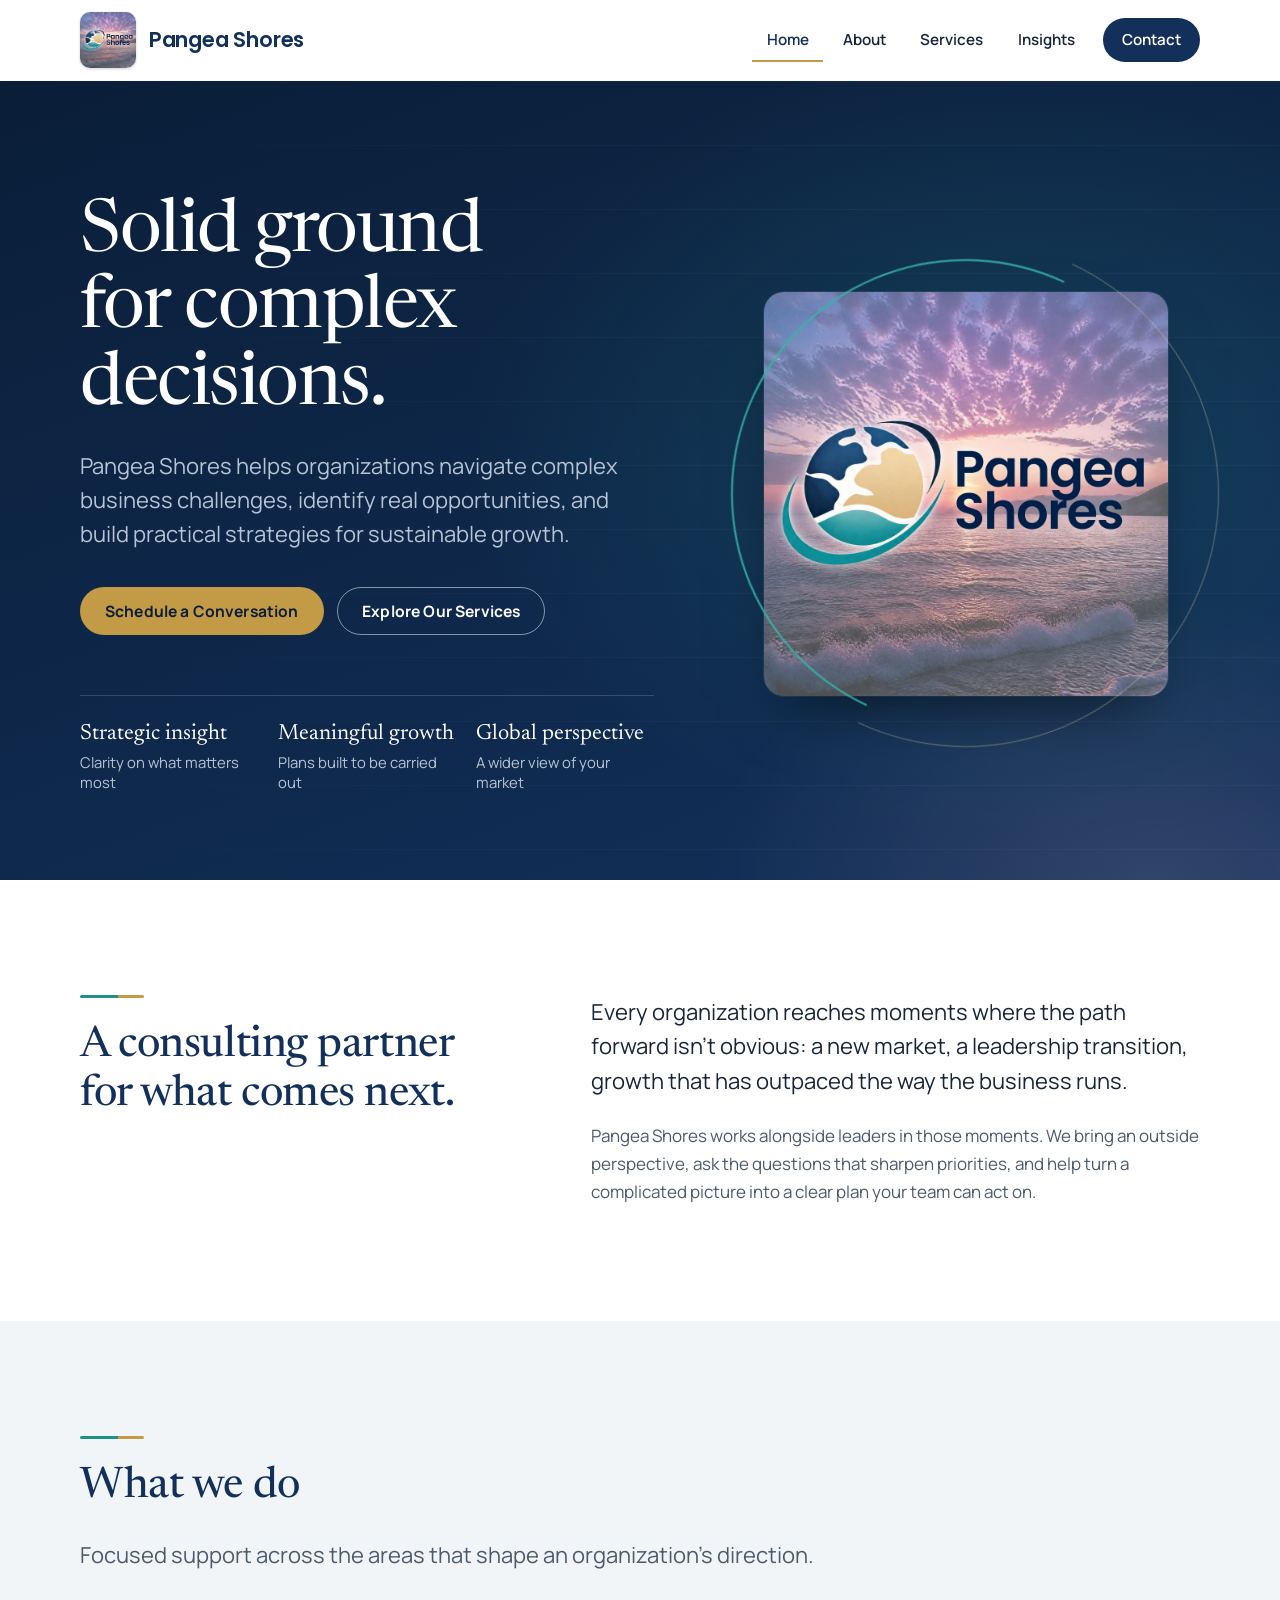
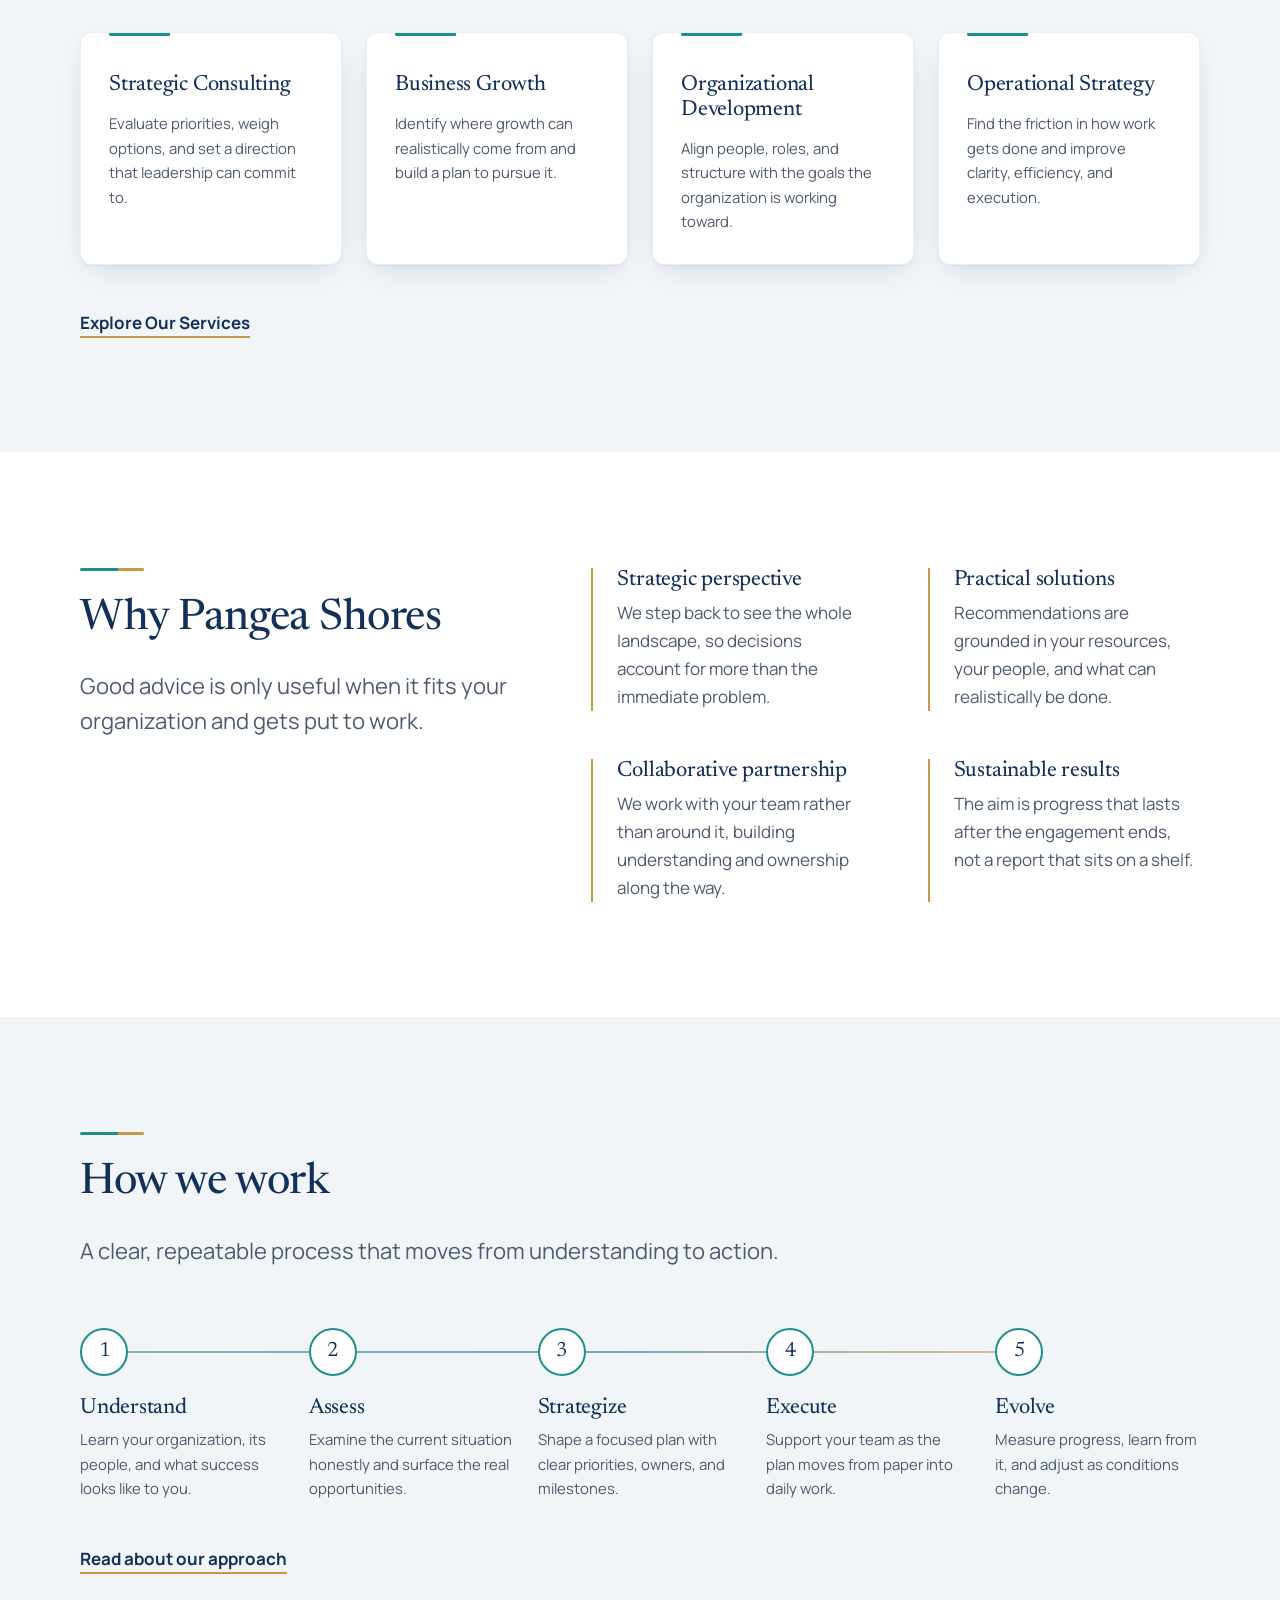
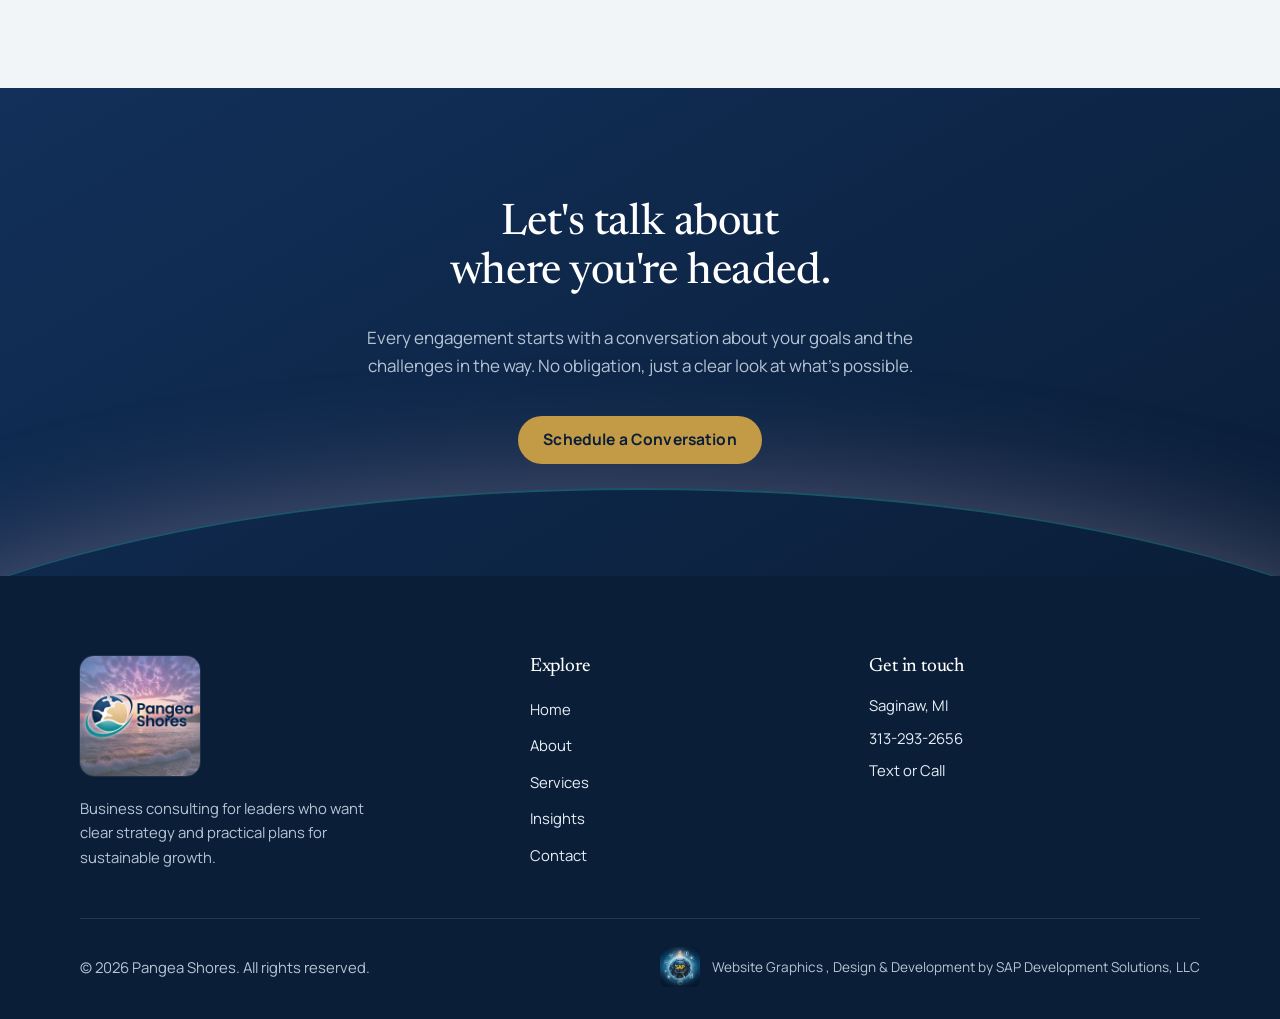
<file: index.html>
<!DOCTYPE html>
<html lang="en">
<head>
  <meta charset="utf-8">
  <meta name="viewport" content="width=device-width, initial-scale=1">
  <title>Pangea Shores | Business Consulting</title>
  <meta name="description" content="Pangea Shores helps organizations navigate complex business challenges, identify opportunities and build practical strategies for sustainable growth.">

  <!-- ================================================================
       DOMAIN: replace https://www.example.com/ with the real domain
       on every page (canonical, og:url, og:image, twitter:image).
       ================================================================ -->
  <link rel="canonical" href="https://junearness.github.io/Pangea-Shores/">

  <!-- Open Graph -->
  <meta property="og:type" content="website">
  <meta property="og:site_name" content="Pangea Shores">
  <meta property="og:title" content="Pangea Shores | Business Consulting">
  <meta property="og:description" content="Pangea Shores helps organizations navigate complex business challenges, identify opportunities and build practical strategies for sustainable growth.">
  <meta property="og:url" content="https://junearness.github.io/Pangea-Shores/">
  <meta property="og:image" content="https://junearness.github.io/Pangea-Shores/">
  <meta property="og:image:alt" content="Pangea Shores logo">

  <!-- Twitter / X -->
  <meta name="twitter:card" content="summary_large_image">
  <meta name="twitter:title" content="Pangea Shores | Business Consulting">
  <meta name="twitter:description" content="Pangea Shores helps organizations navigate complex business challenges, identify opportunities and build practical strategies for sustainable growth.">
  <meta name="twitter:image" content="https://junearness.github.io/Pangea-Shores/">

  <meta name="theme-color" content="#0a1e38">
  <link rel="icon" type="image/jpeg" href="pangea-shores-logo.jpg">

  <link rel="preconnect" href="https://fonts.googleapis.com">
  <link rel="preconnect" href="https://fonts.gstatic.com" crossorigin>
  <link href="https://fonts.googleapis.com/css2?family=Manrope:wght@400;500;600;700&family=Newsreader:opsz,wght@6..72,400;6..72,450;6..72,500&family=Poppins:wght@600&display=swap" rel="stylesheet">
  <link rel="stylesheet" href="style.css">
  <script>document.documentElement.classList.add("js");</script>
</head>
<body>
  <a class="skip-link" href="#main">Skip to main content</a>

  <header class="site-header">
    <div class="container header-inner">
      <a class="brand" href="index.html" aria-label="Pangea Shores, home">
        <img src="pangea-shores-logo.jpg" alt="" width="56" height="56">
        <span class="brand-name">Pangea Shores</span>
      </a>

      <button class="nav-toggle" type="button" aria-expanded="false" aria-controls="site-nav">
        <span class="sr-only">Open menu</span>
        <span class="bar" aria-hidden="true"></span>
        <span class="bar" aria-hidden="true"></span>
        <span class="bar" aria-hidden="true"></span>
      </button>

      <nav id="site-nav" class="site-nav" aria-label="Primary">
        <ul>
          <li><a href="index.html" aria-current="page">Home</a></li>
          <li><a href="about.html">About</a></li>
          <li><a href="services.html">Services</a></li>
          <li><a href="insights.html">Insights</a></li>
          <li><a href="contact.html" class="nav-cta">Contact</a></li>
        </ul>
      </nav>
    </div>
  </header>

  <main id="main">
    <section class="hero" aria-labelledby="hero-title">
      <div class="container hero-grid">
        <div class="hero-copy">
          <h1 id="hero-title">Solid ground for complex decisions.</h1>
          <p class="lead">Pangea Shores helps organizations navigate complex business challenges, identify real opportunities, and build practical strategies for sustainable growth.</p>
          <div class="btn-row">
            <a class="btn btn-primary" href="contact.html">Schedule a Conversation</a>
            <a class="btn btn-ghost" href="services.html">Explore Our Services</a>
          </div>
          <ul class="hero-pillars" aria-label="What we bring">
            <li>Strategic insight<span>Clarity on what matters most</span></li>
            <li>Meaningful growth<span>Plans built to be carried out</span></li>
            <li>Global perspective<span>A wider view of your market</span></li>
          </ul>
        </div>
        <div class="hero-visual">
          <figure class="logo-frame">
            <img src="pangea-shores-logo.jpg" alt="Pangea Shores logo: a globe of navy, sand and teal beside the company name, set against an ocean sunset" width="2000" height="2000">
          </figure>
        </div>
      </div>
    </section>

    <!-- EDIT: Introduction. Replace with the client's own description when available. -->
    <section class="section" aria-labelledby="intro-title">
      <div class="container split reveal">
        <div>
          <span class="shoreline" aria-hidden="true"></span>
          <h2 id="intro-title">A consulting partner for what comes next.</h2>
        </div>
        <div class="prose">
          <p>Every organization reaches moments where the path forward isn't obvious: a new market, a leadership transition, growth that has outpaced the way the business runs.</p>
          <p>Pangea Shores works alongside leaders in those moments. We bring an outside perspective, ask the questions that sharpen priorities, and help turn a complicated picture into a clear plan your team can act on.</p>
        </div>
      </div>
    </section>

    <!-- EDIT: Proposed capabilities. Adjust names and descriptions to match the actual service offering. -->
    <section class="section section-mist" aria-labelledby="do-title">
      <div class="container">
        <div class="section-head reveal">
          <span class="shoreline" aria-hidden="true"></span>
          <h2 id="do-title">What we do</h2>
          <p class="lead">Focused support across the areas that shape an organization's direction.</p>
        </div>
        <div class="capability-grid reveal">
          <article class="capability">
            <h3>Strategic Consulting</h3>
            <p>Evaluate priorities, weigh options, and set a direction that leadership can commit to.</p>
          </article>
          <article class="capability">
            <h3>Business Growth</h3>
            <p>Identify where growth can realistically come from and build a plan to pursue it.</p>
          </article>
          <article class="capability">
            <h3>Organizational Development</h3>
            <p>Align people, roles, and structure with the goals the organization is working toward.</p>
          </article>
          <article class="capability">
            <h3>Operational Strategy</h3>
            <p>Find the friction in how work gets done and improve clarity, efficiency, and execution.</p>
          </article>
        </div>
        <p class="section-foot reveal"><a class="text-link" href="services.html">Explore Our Services</a></p>
      </div>
    </section>

    <section class="section" aria-labelledby="why-title">
      <div class="container split">
        <div class="reveal">
          <span class="shoreline" aria-hidden="true"></span>
          <h2 id="why-title">Why Pangea Shores</h2>
          <p class="lead">Good advice is only useful when it fits your organization and gets put to work.</p>
        </div>
        <ul class="values reveal">
          <li>
            <h3>Strategic perspective</h3>
            <p>We step back to see the whole landscape, so decisions account for more than the immediate problem.</p>
          </li>
          <li>
            <h3>Practical solutions</h3>
            <p>Recommendations are grounded in your resources, your people, and what can realistically be done.</p>
          </li>
          <li>
            <h3>Collaborative partnership</h3>
            <p>We work with your team rather than around it, building understanding and ownership along the way.</p>
          </li>
          <li>
            <h3>Sustainable results</h3>
            <p>The aim is progress that lasts after the engagement ends, not a report that sits on a shelf.</p>
          </li>
        </ul>
      </div>
    </section>

    <section class="section section-mist" aria-labelledby="approach-title">
      <div class="container">
        <div class="section-head reveal">
          <span class="shoreline" aria-hidden="true"></span>
          <h2 id="approach-title">How we work</h2>
          <p class="lead">A clear, repeatable process that moves from understanding to action.</p>
        </div>
        <ol class="process reveal">
          <li>
            <span class="step-num" aria-hidden="true">1</span>
            <h3>Understand</h3>
            <p>Learn your organization, its people, and what success looks like to you.</p>
          </li>
          <li>
            <span class="step-num" aria-hidden="true">2</span>
            <h3>Assess</h3>
            <p>Examine the current situation honestly and surface the real opportunities.</p>
          </li>
          <li>
            <span class="step-num" aria-hidden="true">3</span>
            <h3>Strategize</h3>
            <p>Shape a focused plan with clear priorities, owners, and milestones.</p>
          </li>
          <li>
            <span class="step-num" aria-hidden="true">4</span>
            <h3>Execute</h3>
            <p>Support your team as the plan moves from paper into daily work.</p>
          </li>
          <li>
            <span class="step-num" aria-hidden="true">5</span>
            <h3>Evolve</h3>
            <p>Measure progress, learn from it, and adjust as conditions change.</p>
          </li>
        </ol>
        <p class="section-foot reveal"><a class="text-link" href="insights.html">Read about our approach</a></p>
      </div>
    </section>

    <section class="cta-band" aria-labelledby="cta-title">
      <div class="container reveal">
        <h2 id="cta-title">Let's talk about where you're headed.</h2>
        <p>Every engagement starts with a conversation about your goals and the challenges in the way. No obligation, just a clear look at what's possible.</p>
        <div class="btn-row">
          <a class="btn btn-primary" href="contact.html">Schedule a Conversation</a>
        </div>
      </div>
    </section>
  </main>

  <footer class="site-footer">
    <div class="container">
      <div class="footer-grid">
        <div class="footer-brand">
          <img src="pangea-shores-logo.jpg" alt="Pangea Shores logo" width="120" height="120" loading="lazy">
          <!-- EDIT: one-sentence company description -->
          <p>Business consulting for leaders who want clear strategy and practical plans for sustainable growth.</p>
        </div>

        <nav aria-label="Footer">
          <h2 class="footer-heading">Explore</h2>
          <ul class="footer-links">
            <li><a href="index.html">Home</a></li>
            <li><a href="about.html">About</a></li>
            <li><a href="services.html">Services</a></li>
            <li><a href="insights.html">Insights</a></li>
            <li><a href="contact.html">Contact</a></li>
          </ul>
        </nav>

        <div>
          <h2 class="footer-heading">Get in touch</h2>
          <!-- EDIT: replace the three placeholders below with real contact details.
               Example email link: <a href="mailto:name@domain.com">name@domain.com</a>
               Example phone link: <a href="tel:+15555555555">(555) 555-5555</a> -->
          <address class="footer-contact">
            <p>Saginaw, MI</p>
            <p>313-293-2656</p>
            <p>Text or Call</p>
          </address>
        </div>
      </div>

      <div class="footer-bottom">
        <p>&copy; <span data-year>2026</span> Pangea Shores. All rights reserved.</p>
        <p class="dev-credit">
          <img src="sap-development-solutions-logo.jpg" alt="SAP Development Solutions, LLC logo" width="40" height="40">
          <span>Website Graphics , Design &amp; Development by SAP Development Solutions, LLC</span>
        </p>
      </div>
    </div>
  </footer>

  <script src="script.js" defer></script>
</body>
</html>
</file>
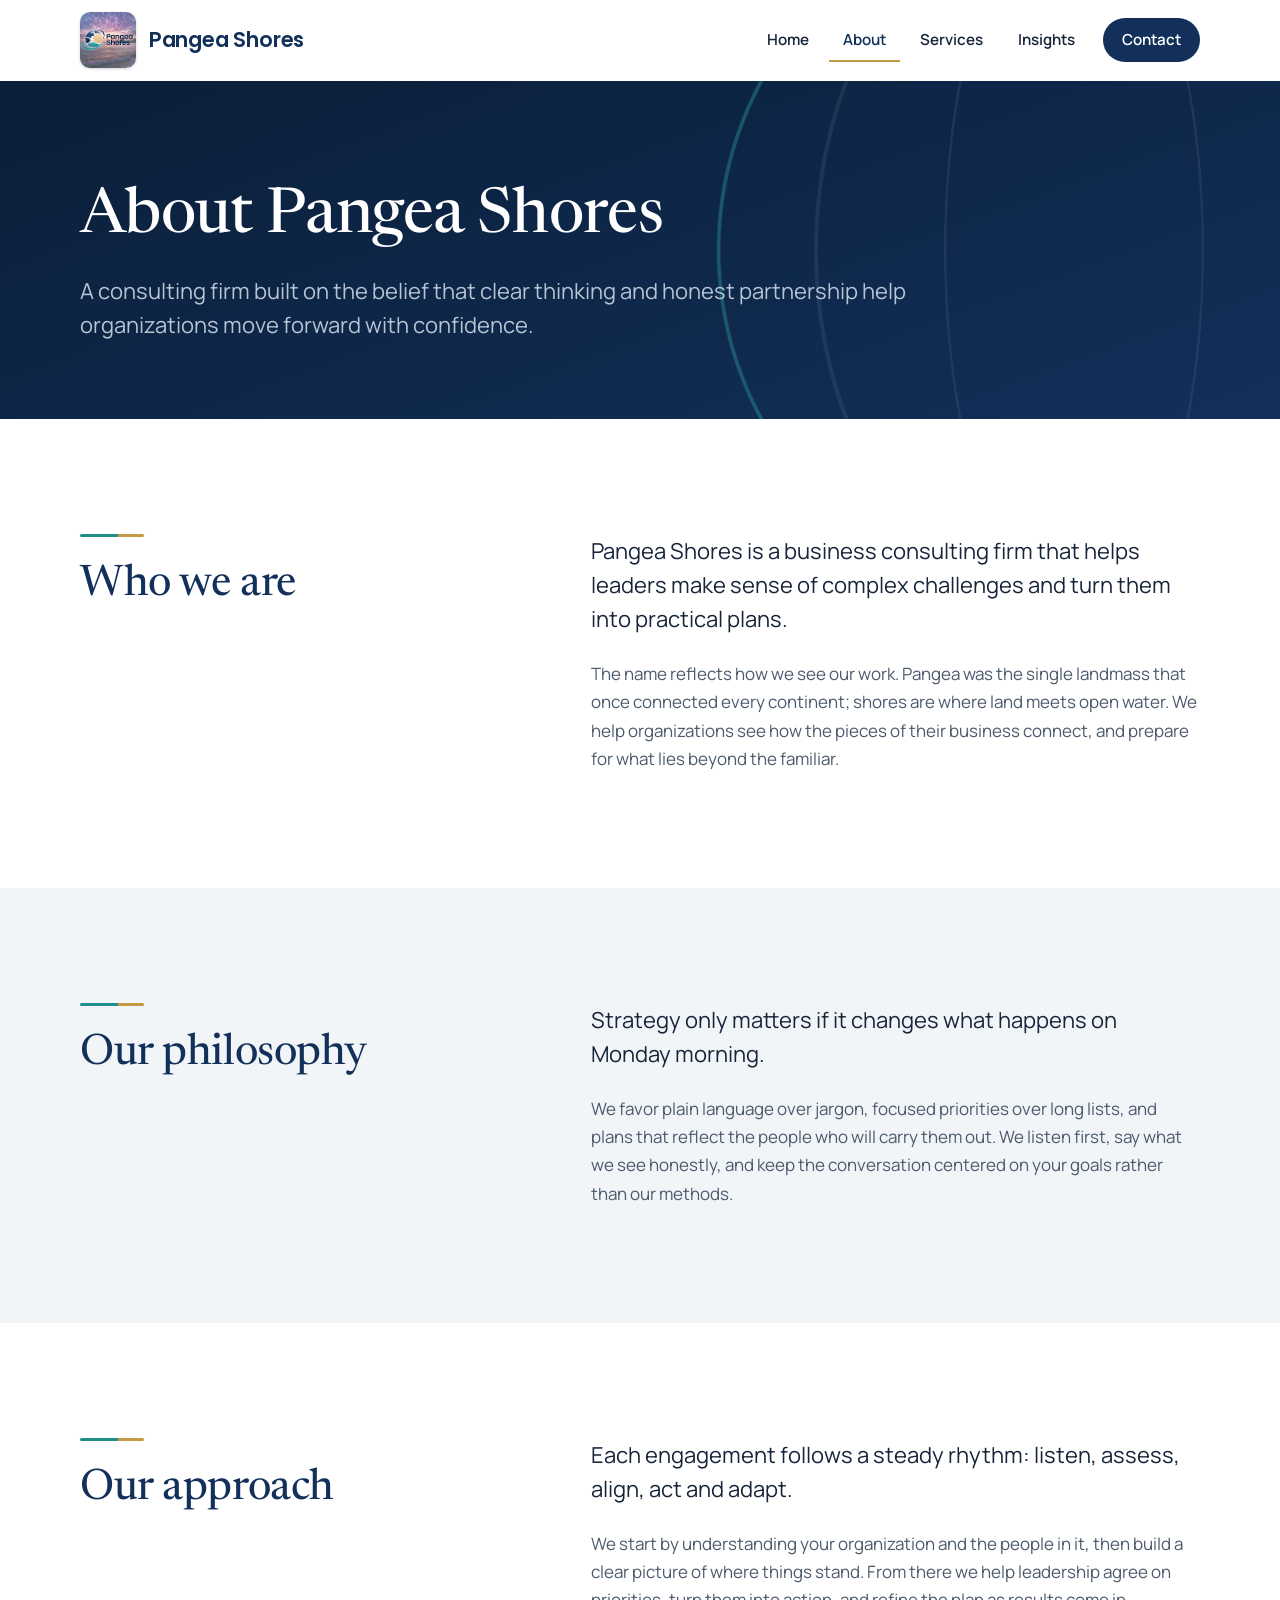
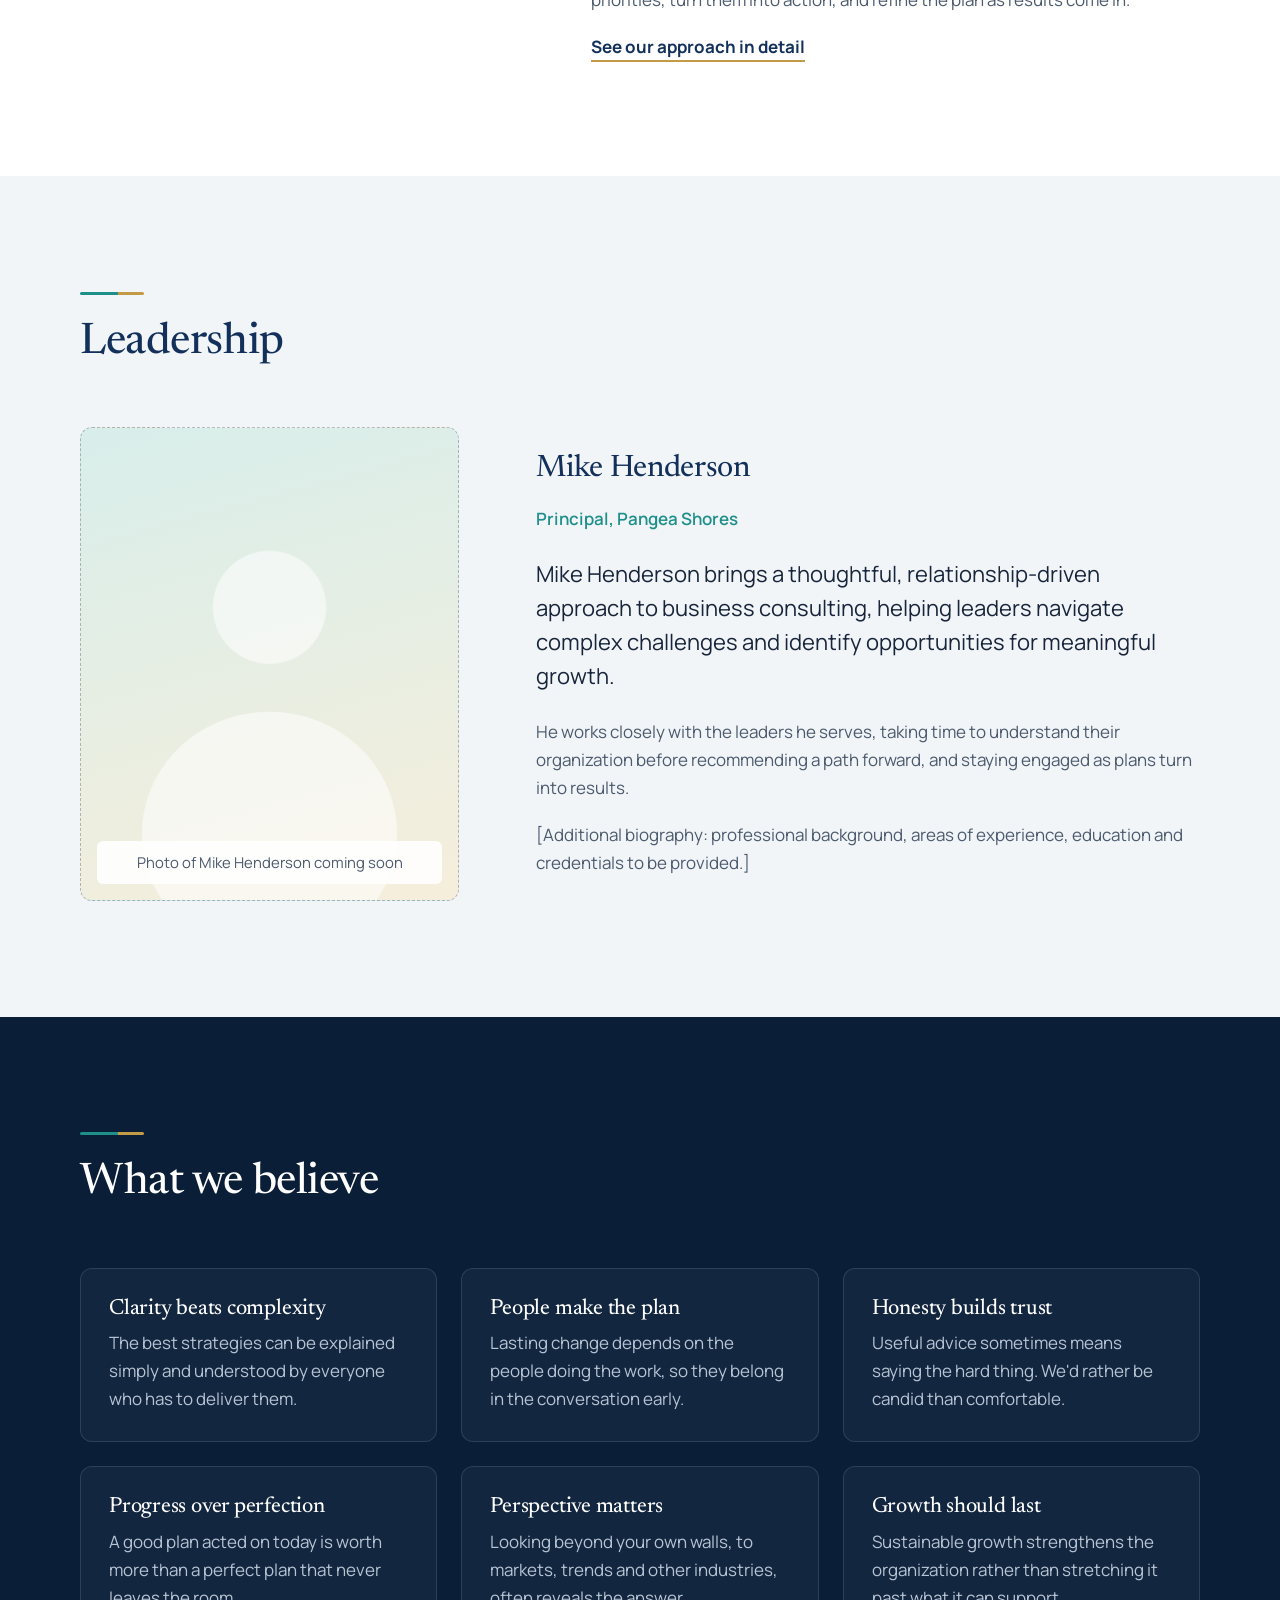
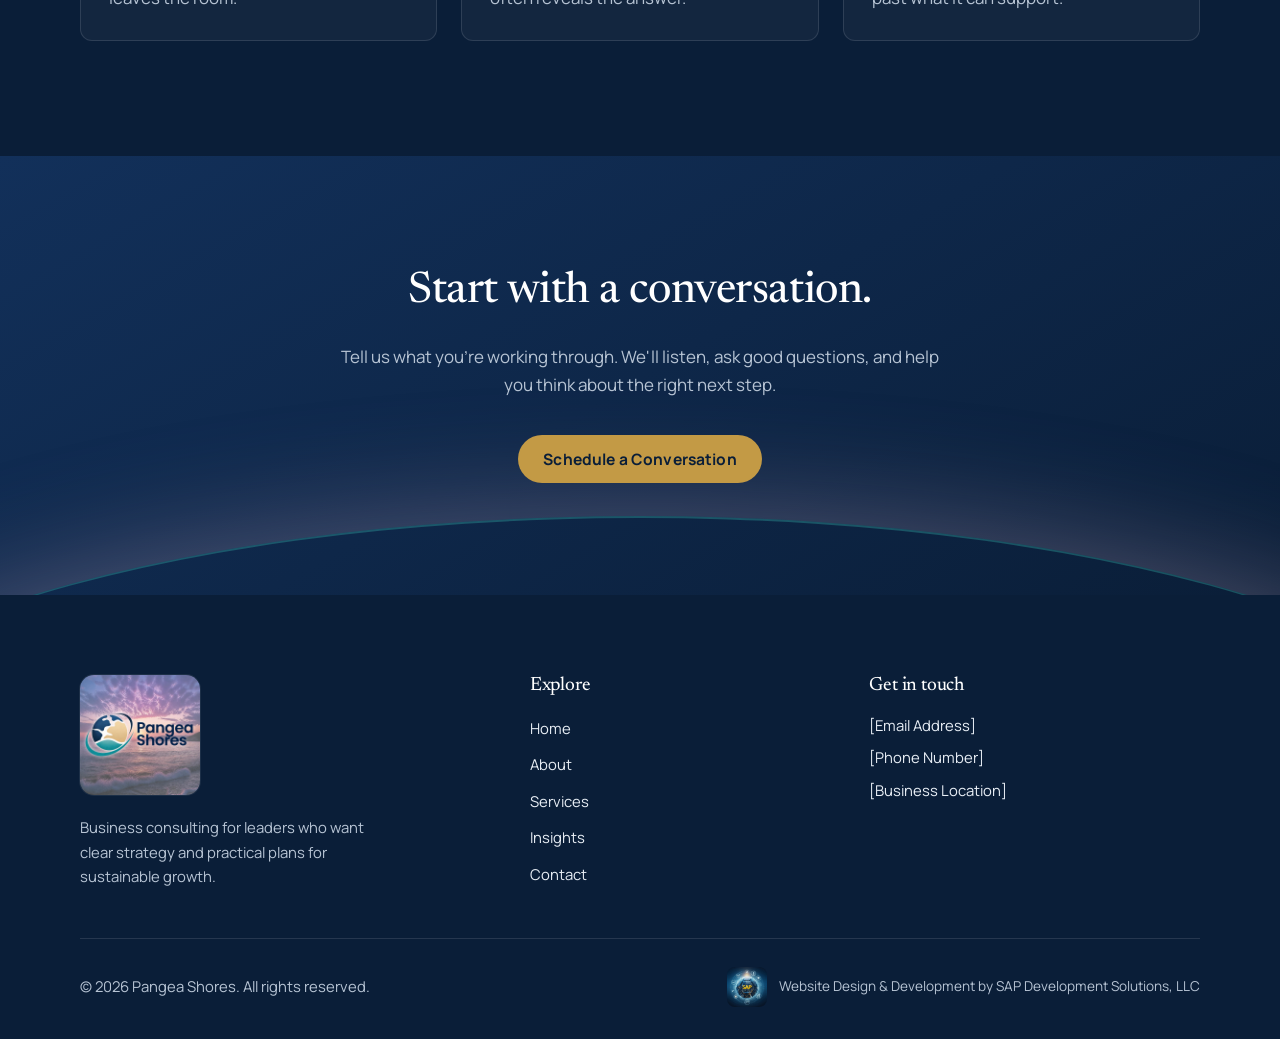
<file: about.html>
<!DOCTYPE html>
<html lang="en">
<head>
  <meta charset="utf-8">
  <meta name="viewport" content="width=device-width, initial-scale=1">
  <title>About | Pangea Shores | Business Consulting</title>
  <meta name="description" content="Learn about Pangea Shores, a business consulting firm led by Mike Henderson, and the philosophy and approach behind our work.">

  <!-- ================================================================
       DOMAIN: replace https://www.example.com/ with the real domain
       on every page (canonical, og:url, og:image, twitter:image).
       ================================================================ -->
  <link rel="canonical" href="https://www.example.com/about.html">

  <!-- Open Graph -->
  <meta property="og:type" content="website">
  <meta property="og:site_name" content="Pangea Shores">
  <meta property="og:title" content="About | Pangea Shores | Business Consulting">
  <meta property="og:description" content="Learn about Pangea Shores, a business consulting firm led by Mike Henderson, and the philosophy and approach behind our work.">
  <meta property="og:url" content="https://www.example.com/about.html">
  <meta property="og:image" content="https://www.example.com/pangea-shores-logo.jpg">
  <meta property="og:image:alt" content="Pangea Shores logo">

  <!-- Twitter / X -->
  <meta name="twitter:card" content="summary_large_image">
  <meta name="twitter:title" content="About | Pangea Shores | Business Consulting">
  <meta name="twitter:description" content="Learn about Pangea Shores, a business consulting firm led by Mike Henderson, and the philosophy and approach behind our work.">
  <meta name="twitter:image" content="https://www.example.com/pangea-shores-logo.jpg">

  <meta name="theme-color" content="#0a1e38">
  <link rel="icon" type="image/jpeg" href="pangea-shores-logo.jpg">

  <link rel="preconnect" href="https://fonts.googleapis.com">
  <link rel="preconnect" href="https://fonts.gstatic.com" crossorigin>
  <link href="https://fonts.googleapis.com/css2?family=Manrope:wght@400;500;600;700&family=Newsreader:opsz,wght@6..72,400;6..72,450;6..72,500&family=Poppins:wght@600&display=swap" rel="stylesheet">
  <link rel="stylesheet" href="style.css">
  <script>document.documentElement.classList.add("js");</script>
</head>
<body>
  <a class="skip-link" href="#main">Skip to main content</a>

  <header class="site-header">
    <div class="container header-inner">
      <a class="brand" href="index.html" aria-label="Pangea Shores, home">
        <img src="pangea-shores-logo.jpg" alt="" width="56" height="56">
        <span class="brand-name">Pangea Shores</span>
      </a>

      <button class="nav-toggle" type="button" aria-expanded="false" aria-controls="site-nav">
        <span class="sr-only">Open menu</span>
        <span class="bar" aria-hidden="true"></span>
        <span class="bar" aria-hidden="true"></span>
        <span class="bar" aria-hidden="true"></span>
      </button>

      <nav id="site-nav" class="site-nav" aria-label="Primary">
        <ul>
          <li><a href="index.html">Home</a></li>
          <li><a href="about.html" aria-current="page">About</a></li>
          <li><a href="services.html">Services</a></li>
          <li><a href="insights.html">Insights</a></li>
          <li><a href="contact.html" class="nav-cta">Contact</a></li>
        </ul>
      </nav>
    </div>
  </header>

  <main id="main">
    <section class="page-hero" aria-labelledby="page-title">
      <div class="container">
        <h1 id="page-title">About Pangea Shores</h1>
        <p class="lead">A consulting firm built on the belief that clear thinking and honest partnership help organizations move forward with confidence.</p>
      </div>
    </section>

    <!-- EDIT: Who We Are. Replace with verified company background when available. -->
    <section class="section" aria-labelledby="who-title">
      <div class="container split reveal">
        <div>
          <span class="shoreline" aria-hidden="true"></span>
          <h2 id="who-title">Who we are</h2>
        </div>
        <div class="prose">
          <p>Pangea Shores is a business consulting firm that helps leaders make sense of complex challenges and turn them into practical plans.</p>
          <p>The name reflects how we see our work. Pangea was the single landmass that once connected every continent; shores are where land meets open water. We help organizations see how the pieces of their business connect, and prepare for what lies beyond the familiar.</p>
        </div>
      </div>
    </section>

    <section class="section section-mist" aria-labelledby="philosophy-title">
      <div class="container split">
        <div class="reveal">
          <span class="shoreline" aria-hidden="true"></span>
          <h2 id="philosophy-title">Our philosophy</h2>
        </div>
        <div class="prose reveal">
          <p>Strategy only matters if it changes what happens on Monday morning.</p>
          <p>We favor plain language over jargon, focused priorities over long lists, and plans that reflect the people who will carry them out. We listen first, say what we see honestly, and keep the conversation centered on your goals rather than our methods.</p>
        </div>
      </div>
    </section>

    <section class="section" aria-labelledby="our-approach-title">
      <div class="container split reveal">
        <div>
          <span class="shoreline" aria-hidden="true"></span>
          <h2 id="our-approach-title">Our approach</h2>
        </div>
        <div class="prose">
          <p>Each engagement follows a steady rhythm: listen, assess, align, act and adapt.</p>
          <p>We start by understanding your organization and the people in it, then build a clear picture of where things stand. From there we help leadership agree on priorities, turn them into action, and refine the plan as results come in.</p>
          <p><a class="text-link" href="insights.html">See our approach in detail</a></p>
        </div>
      </div>
    </section>

    <!-- ==============================================================
         LEADERSHIP
         EDIT: Mike Henderson's photo and biography.
         - Photo: add mike-henderson.jpg (portrait, 4:5 ratio works best),
           then replace the <figure class="photo-placeholder"> block with:
           <figure class="photo-placeholder" style="border:0">
             <img src="mike-henderson.jpg" alt="Portrait of Mike Henderson" width="800" height="1000">
           </figure>
         - Bio: the paragraphs below are general placeholder copy. Replace them with
           verified background (experience, education, credentials) supplied by Mike.
         ============================================================== -->
    <section class="section section-mist" aria-labelledby="leadership-title">
      <div class="container">
        <div class="section-head reveal">
          <span class="shoreline" aria-hidden="true"></span>
          <h2 id="leadership-title">Leadership</h2>
        </div>
        <div class="leader reveal">
          <figure class="photo-placeholder">
            <figcaption>Photo of Mike Henderson coming soon</figcaption>
          </figure>
          <div>
            <h3>Mike Henderson</h3>
            <p class="leader-role">Principal, Pangea Shores</p>
            <div class="prose">
              <p>Mike Henderson brings a thoughtful, relationship-driven approach to business consulting, helping leaders navigate complex challenges and identify opportunities for meaningful growth.</p>
              <p>He works closely with the leaders he serves, taking time to understand their organization before recommending a path forward, and staying engaged as plans turn into results.</p>
              <p>[Additional biography: professional background, areas of experience, education and credentials to be provided.]</p>
            </div>
          </div>
        </div>
      </div>
    </section>

    <section class="section section-navy" aria-labelledby="believe-title">
      <div class="container">
        <div class="section-head reveal">
          <span class="shoreline" aria-hidden="true"></span>
          <h2 id="believe-title">What we believe</h2>
        </div>
        <ul class="beliefs reveal">
          <li>
            <h3>Clarity beats complexity</h3>
            <p>The best strategies can be explained simply and understood by everyone who has to deliver them.</p>
          </li>
          <li>
            <h3>People make the plan</h3>
            <p>Lasting change depends on the people doing the work, so they belong in the conversation early.</p>
          </li>
          <li>
            <h3>Honesty builds trust</h3>
            <p>Useful advice sometimes means saying the hard thing. We'd rather be candid than comfortable.</p>
          </li>
          <li>
            <h3>Progress over perfection</h3>
            <p>A good plan acted on today is worth more than a perfect plan that never leaves the room.</p>
          </li>
          <li>
            <h3>Perspective matters</h3>
            <p>Looking beyond your own walls, to markets, trends and other industries, often reveals the answer.</p>
          </li>
          <li>
            <h3>Growth should last</h3>
            <p>Sustainable growth strengthens the organization rather than stretching it past what it can support.</p>
          </li>
        </ul>
      </div>
    </section>

    <section class="cta-band" aria-labelledby="cta-title">
      <div class="container reveal">
        <h2 id="cta-title">Start with a conversation.</h2>
        <p>Tell us what you're working through. We'll listen, ask good questions, and help you think about the right next step.</p>
        <div class="btn-row">
          <a class="btn btn-primary" href="contact.html">Schedule a Conversation</a>
        </div>
      </div>
    </section>
  </main>

  <footer class="site-footer">
    <div class="container">
      <div class="footer-grid">
        <div class="footer-brand">
          <img src="pangea-shores-logo.jpg" alt="Pangea Shores logo" width="120" height="120" loading="lazy">
          <!-- EDIT: one-sentence company description -->
          <p>Business consulting for leaders who want clear strategy and practical plans for sustainable growth.</p>
        </div>

        <nav aria-label="Footer">
          <h2 class="footer-heading">Explore</h2>
          <ul class="footer-links">
            <li><a href="index.html">Home</a></li>
            <li><a href="about.html">About</a></li>
            <li><a href="services.html">Services</a></li>
            <li><a href="insights.html">Insights</a></li>
            <li><a href="contact.html">Contact</a></li>
          </ul>
        </nav>

        <div>
          <h2 class="footer-heading">Get in touch</h2>
          <!-- EDIT: replace the three placeholders below with real contact details.
               Example email link: <a href="mailto:name@domain.com">name@domain.com</a>
               Example phone link: <a href="tel:+15555555555">(555) 555-5555</a> -->
          <address class="footer-contact">
            <p>[Email Address]</p>
            <p>[Phone Number]</p>
            <p>[Business Location]</p>
          </address>
        </div>
      </div>

      <div class="footer-bottom">
        <p>&copy; <span data-year>2026</span> Pangea Shores. All rights reserved.</p>
        <p class="dev-credit">
          <img src="sap-development-solutions-logo.jpg" alt="SAP Development Solutions, LLC logo" width="40" height="40">
          <span>Website Design &amp; Development by SAP Development Solutions, LLC</span>
        </p>
      </div>
    </div>
  </footer>

  <script src="script.js" defer></script>
</body>
</html>
</file>
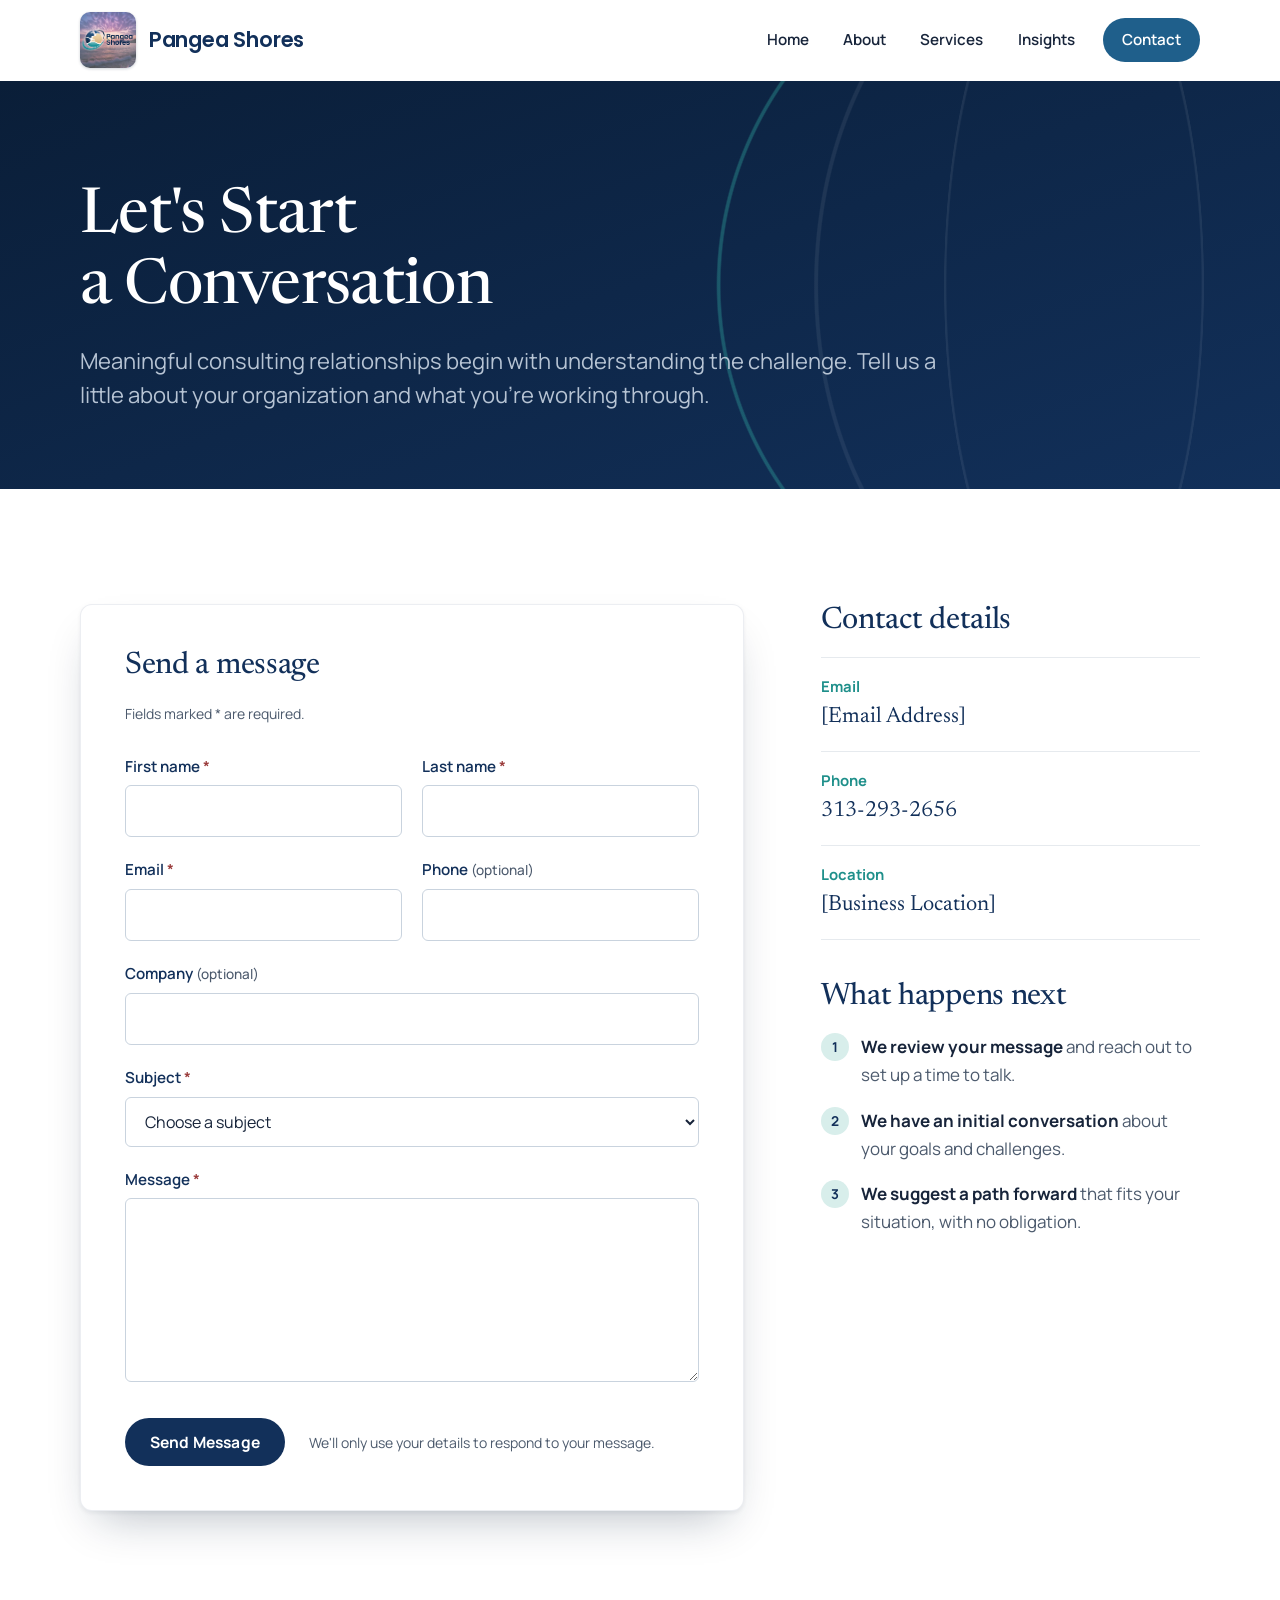
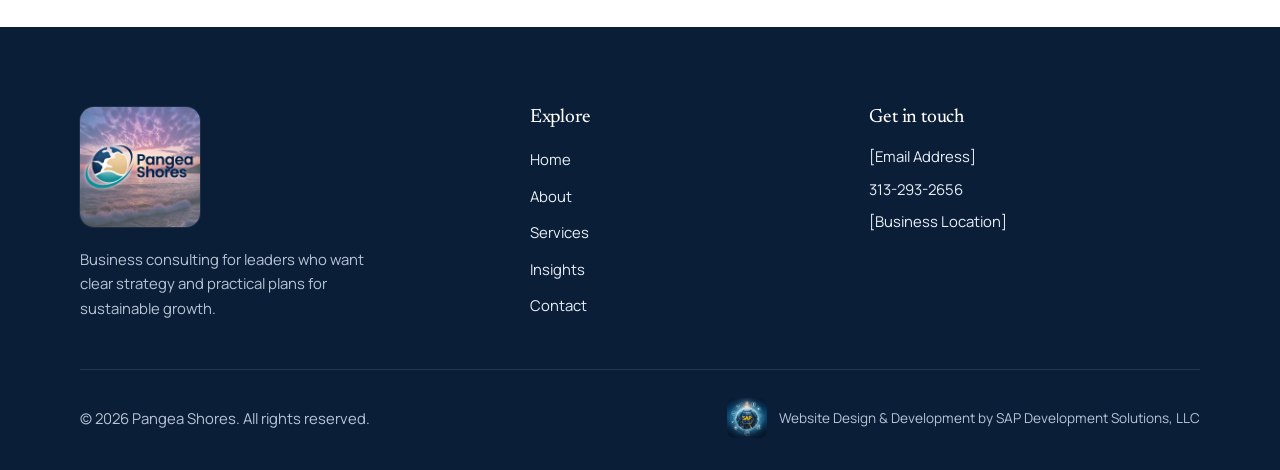
<file: contact.html>
<!DOCTYPE html>
<html lang="en">
<head>
  <meta charset="utf-8">
  <meta name="viewport" content="width=device-width, initial-scale=1">
  <title>Contact | Pangea Shores | Business Consulting</title>
  <meta name="description" content="Start a conversation with Pangea Shores about your organization's goals and challenges.">

  <!-- ================================================================
       DOMAIN: replace https://www.example.com/ with the real domain
       on every page (canonical, og:url, og:image, twitter:image).
       ================================================================ -->
  <link rel="canonical" href="https://www.example.com/contact.html">

  <!-- Open Graph -->
  <meta property="og:type" content="website">
  <meta property="og:site_name" content="Pangea Shores">
  <meta property="og:title" content="Contact | Pangea Shores | Business Consulting">
  <meta property="og:description" content="Start a conversation with Pangea Shores about your organization's goals and challenges.">
  <meta property="og:url" content="https://junearness.github.io/Pangea-Shores/">
  <meta property="og:image" content="https://junearness.github.io/Pangea-Shores/">
  <meta property="og:image:alt" content="Pangea Shores logo">

  <!-- Twitter / X -->
  <meta name="twitter:card" content="summary_large_image">
  <meta name="twitter:title" content="Contact | Pangea Shores | Business Consulting">
  <meta name="twitter:description" content="Start a conversation with Pangea Shores about your organization's goals and challenges.">
  <meta name="twitter:image" content="https://junearness.github.io/Pangea-Shores/">

  <meta name="theme-color" content="#0a1e38">
  <link rel="icon" type="image/jpeg" href="pangea-shores-logo.jpg">

  <link rel="preconnect" href="https://fonts.googleapis.com">
  <link rel="preconnect" href="https://fonts.gstatic.com" crossorigin>
  <link href="https://fonts.googleapis.com/css2?family=Manrope:wght@400;500;600;700&family=Newsreader:opsz,wght@6..72,400;6..72,450;6..72,500&family=Poppins:wght@600&display=swap" rel="stylesheet">
  <link rel="stylesheet" href="style.css">
  <script>document.documentElement.classList.add("js");</script>
</head>
<body>
  <a class="skip-link" href="#main">Skip to main content</a>

  <header class="site-header">
    <div class="container header-inner">
      <a class="brand" href="index.html" aria-label="Pangea Shores, home">
        <img src="pangea-shores-logo.jpg" alt="" width="56" height="56">
        <span class="brand-name">Pangea Shores</span>
      </a>

      <button class="nav-toggle" type="button" aria-expanded="false" aria-controls="site-nav">
        <span class="sr-only">Open menu</span>
        <span class="bar" aria-hidden="true"></span>
        <span class="bar" aria-hidden="true"></span>
        <span class="bar" aria-hidden="true"></span>
      </button>

      <nav id="site-nav" class="site-nav" aria-label="Primary">
        <ul>
          <li><a href="index.html">Home</a></li>
          <li><a href="about.html">About</a></li>
          <li><a href="services.html">Services</a></li>
          <li><a href="insights.html">Insights</a></li>
          <li><a href="contact.html" class="nav-cta" aria-current="page">Contact</a></li>
        </ul>
      </nav>
    </div>
  </header>

  <main id="main">
    <section class="page-hero" aria-labelledby="page-title">
      <div class="container">
        <h1 id="page-title">Let's Start a Conversation</h1>
        <p class="lead">Meaningful consulting relationships begin with understanding the challenge. Tell us a little about your organization and what you're working through.</p>
      </div>
    </section>

    <section class="section" aria-label="Contact form and details">
      <div class="container contact-grid">
        <div class="form-card">
          <h2>Send a message</h2>
          <p class="form-note" style="margin-bottom:1.75rem">Fields marked <span class="req" aria-hidden="true">*</span><span class="sr-only">with an asterisk</span> are required.</p>

          <!-- ================================================================
               FORM ENDPOINT: connect a form service here.
               This is a static site, so the form cannot send email by itself.
               Until an endpoint is added, submitting shows an honest
               "not connected yet" notice instead of pretending to send.

               Formspree (recommended for GitHub Pages):
                 1. Create a free form at https://formspree.io
                 2. Change the line below to:
                    <form id="contact-form" action="https://formspree.io/f/YOUR_FORM_ID" method="POST" novalidate>

               Netlify Forms (only if the site is hosted on Netlify):
                    <form id="contact-form" name="contact" method="POST" data-netlify="true" action="/thank-you.html" novalidate>
               ================================================================ -->
          <form id="contact-form" action="" method="POST" novalidate>
            <!-- Spam trap for Formspree. Leave empty; hidden from people. -->
            <input type="text" name="_gotcha" tabindex="-1" autocomplete="off" style="display:none" aria-hidden="true">

            <div class="form-grid">
              <div class="field">
                <label for="first-name">First name <span class="req" aria-hidden="true">*</span></label>
                <input id="first-name" name="firstName" type="text" autocomplete="given-name" required aria-describedby="first-name-error">
                <span class="field-error" id="first-name-error" aria-live="polite"></span>
              </div>
              <div class="field">
                <label for="last-name">Last name <span class="req" aria-hidden="true">*</span></label>
                <input id="last-name" name="lastName" type="text" autocomplete="family-name" required aria-describedby="last-name-error">
                <span class="field-error" id="last-name-error" aria-live="polite"></span>
              </div>
              <div class="field">
                <label for="email">Email <span class="req" aria-hidden="true">*</span></label>
                <input id="email" name="email" type="email" autocomplete="email" inputmode="email" required aria-describedby="email-error">
                <span class="field-error" id="email-error" aria-live="polite"></span>
              </div>
              <div class="field">
                <label for="phone">Phone <span class="optional">(optional)</span></label>
                <input id="phone" name="phone" type="tel" autocomplete="tel" inputmode="tel" aria-describedby="phone-error">
                <span class="field-error" id="phone-error" aria-live="polite"></span>
              </div>
              <div class="field full">
                <label for="company">Company <span class="optional">(optional)</span></label>
                <input id="company" name="company" type="text" autocomplete="organization" aria-describedby="company-error">
                <span class="field-error" id="company-error" aria-live="polite"></span>
              </div>
              <div class="field full">
                <label for="subject">Subject <span class="req" aria-hidden="true">*</span></label>
                <select id="subject" name="subject" required aria-describedby="subject-error">
                  <option value="">Choose a subject</option>
                  <option>Strategic consulting</option>
                  <option>Business growth</option>
                  <option>Organizational strategy</option>
                  <option>Operational improvement</option>
                  <option>Leadership advisory</option>
                  <option>General inquiry</option>
                </select>
                <span class="field-error" id="subject-error" aria-live="polite"></span>
              </div>
              <div class="field full">
                <label for="message">Message <span class="req" aria-hidden="true">*</span></label>
                <textarea id="message" name="message" rows="6" required aria-describedby="message-error"></textarea>
                <span class="field-error" id="message-error" aria-live="polite"></span>
              </div>
            </div>

            <div class="form-actions">
              <button class="btn btn-dark" type="submit">Send Message</button>
              <p class="form-note">We'll only use your details to respond to your message.</p>
            </div>
            <div id="form-status" class="form-status" role="status" aria-live="polite"></div>
          </form>
        </div>

        <aside class="contact-details" aria-labelledby="details-title">
          <h2 id="details-title">Contact details</h2>
          <!-- EDIT: replace placeholders with real details.
               Email:  <a href="mailto:name@domain.com">name@domain.com</a>
               Phone:  <a href="tel:+15555555555">(555) 555-5555</a> -->
          <ul class="detail-list">
            <li><span class="detail-label">Email</span><span class="detail-value">[Email Address]</span></li>
            <li><span class="detail-label">Phone</span><span class="detail-value">313-293-2656</span></li>
            <li><span class="detail-label">Location</span><span class="detail-value">[Business Location]</span></li>
          </ul>

          <h2>What happens next</h2>
          <ol class="next-steps">
            <li><strong>We review your message</strong> and reach out to set up a time to talk.</li>
            <li><strong>We have an initial conversation</strong> about your goals and challenges.</li>
            <li><strong>We suggest a path forward</strong> that fits your situation, with no obligation.</li>
          </ol>
        </aside>
      </div>
    </section>
  </main>

  <footer class="site-footer">
    <div class="container">
      <div class="footer-grid">
        <div class="footer-brand">
          <img src="pangea-shores-logo.jpg" alt="Pangea Shores logo" width="120" height="120" loading="lazy">
          <!-- EDIT: one-sentence company description -->
          <p>Business consulting for leaders who want clear strategy and practical plans for sustainable growth.</p>
        </div>

        <nav aria-label="Footer">
          <h2 class="footer-heading">Explore</h2>
          <ul class="footer-links">
            <li><a href="index.html">Home</a></li>
            <li><a href="about.html">About</a></li>
            <li><a href="services.html">Services</a></li>
            <li><a href="insights.html">Insights</a></li>
            <li><a href="contact.html">Contact</a></li>
          </ul>
        </nav>

        <div>
          <h2 class="footer-heading">Get in touch</h2>
          <!-- EDIT: replace the three placeholders below with real contact details.
               Example email link: <a href="mailto:name@domain.com">name@domain.com</a>
               Example phone link: <a href="tel:+15555555555">(555) 555-5555</a> -->
          <address class="footer-contact">
            <p>[Email Address]</p>
            <p>313-293-2656</p>
            <p>[Business Location]</p>
          </address>
        </div>
      </div>

      <div class="footer-bottom">
        <p>&copy; <span data-year>2026</span> Pangea Shores. All rights reserved.</p>
        <p class="dev-credit">
          <img src="sap-development-solutions-logo.jpg" alt="SAP Development Solutions, LLC logo" width="40" height="40">
          <span>Website Design &amp; Development by SAP Development Solutions, LLC</span>
        </p>
      </div>
    </div>
  </footer>

  <script src="script.js" defer></script>
</body>
</html>
</file>
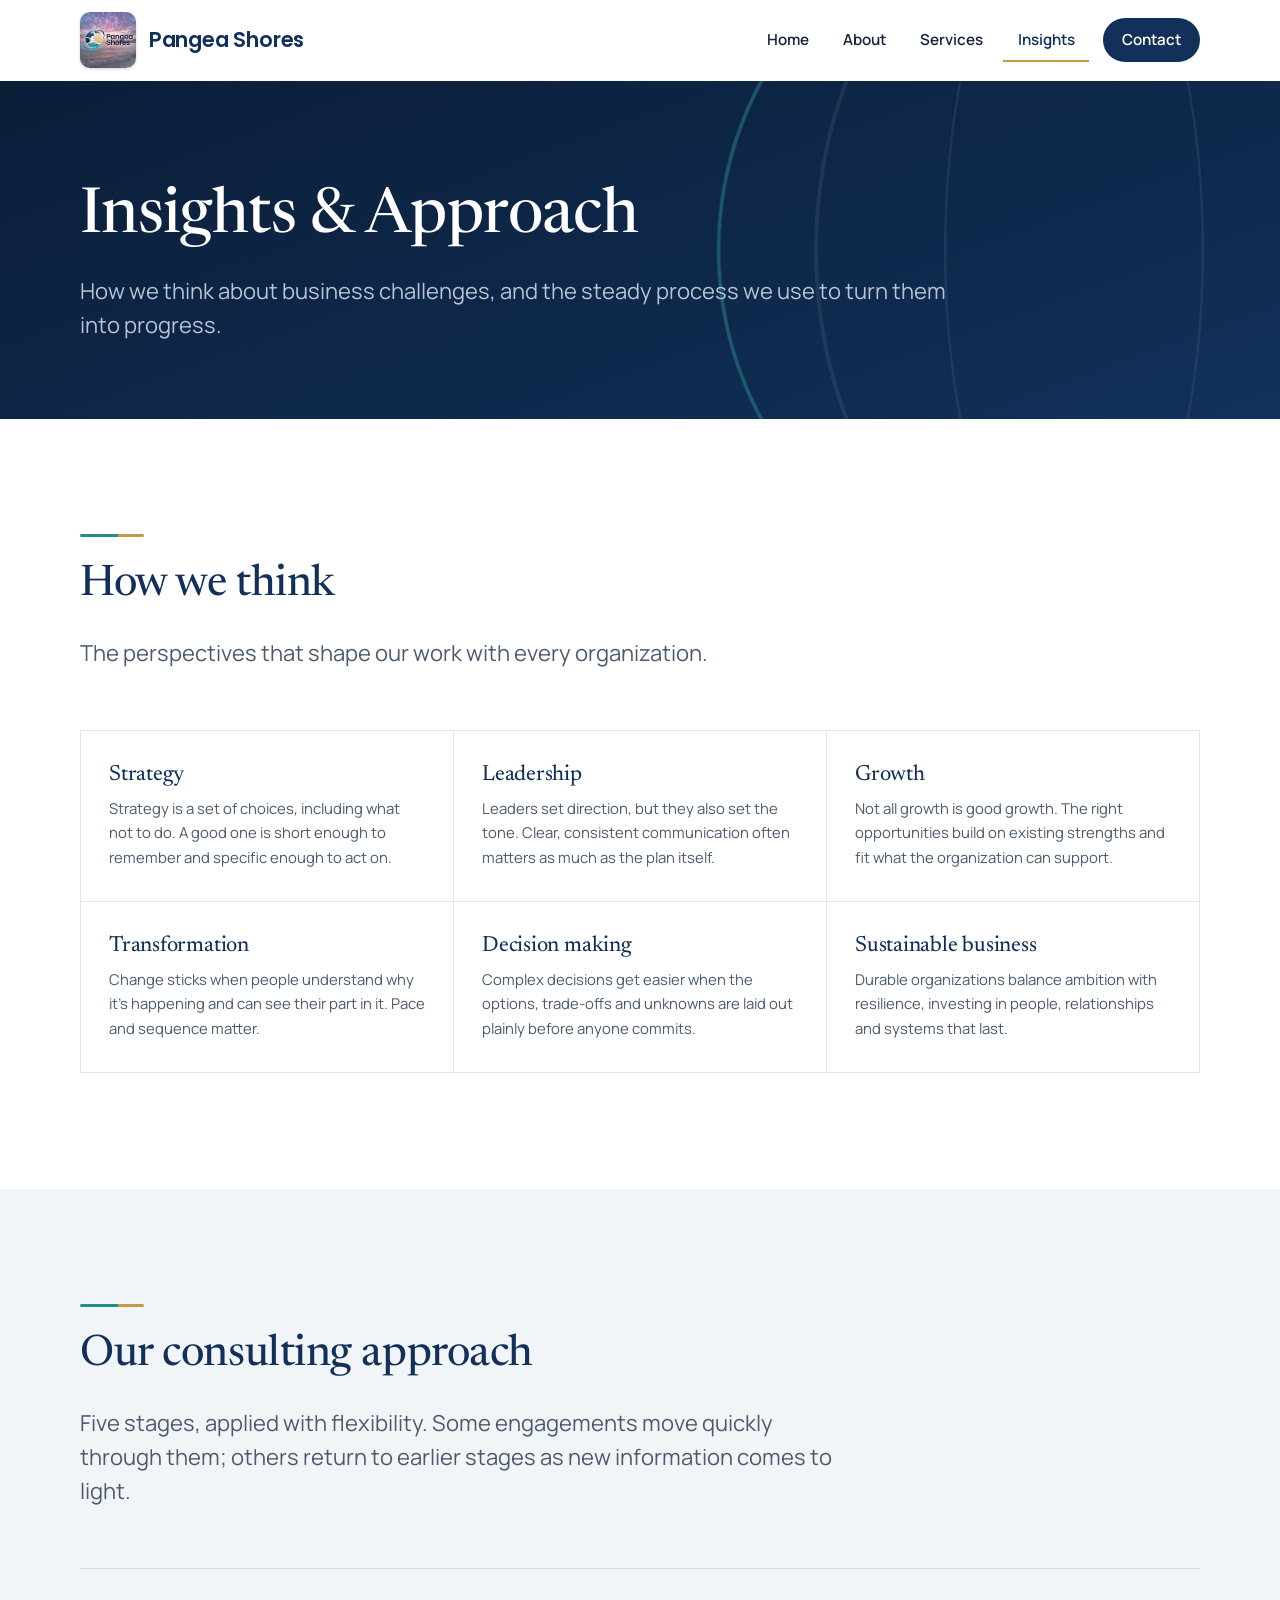
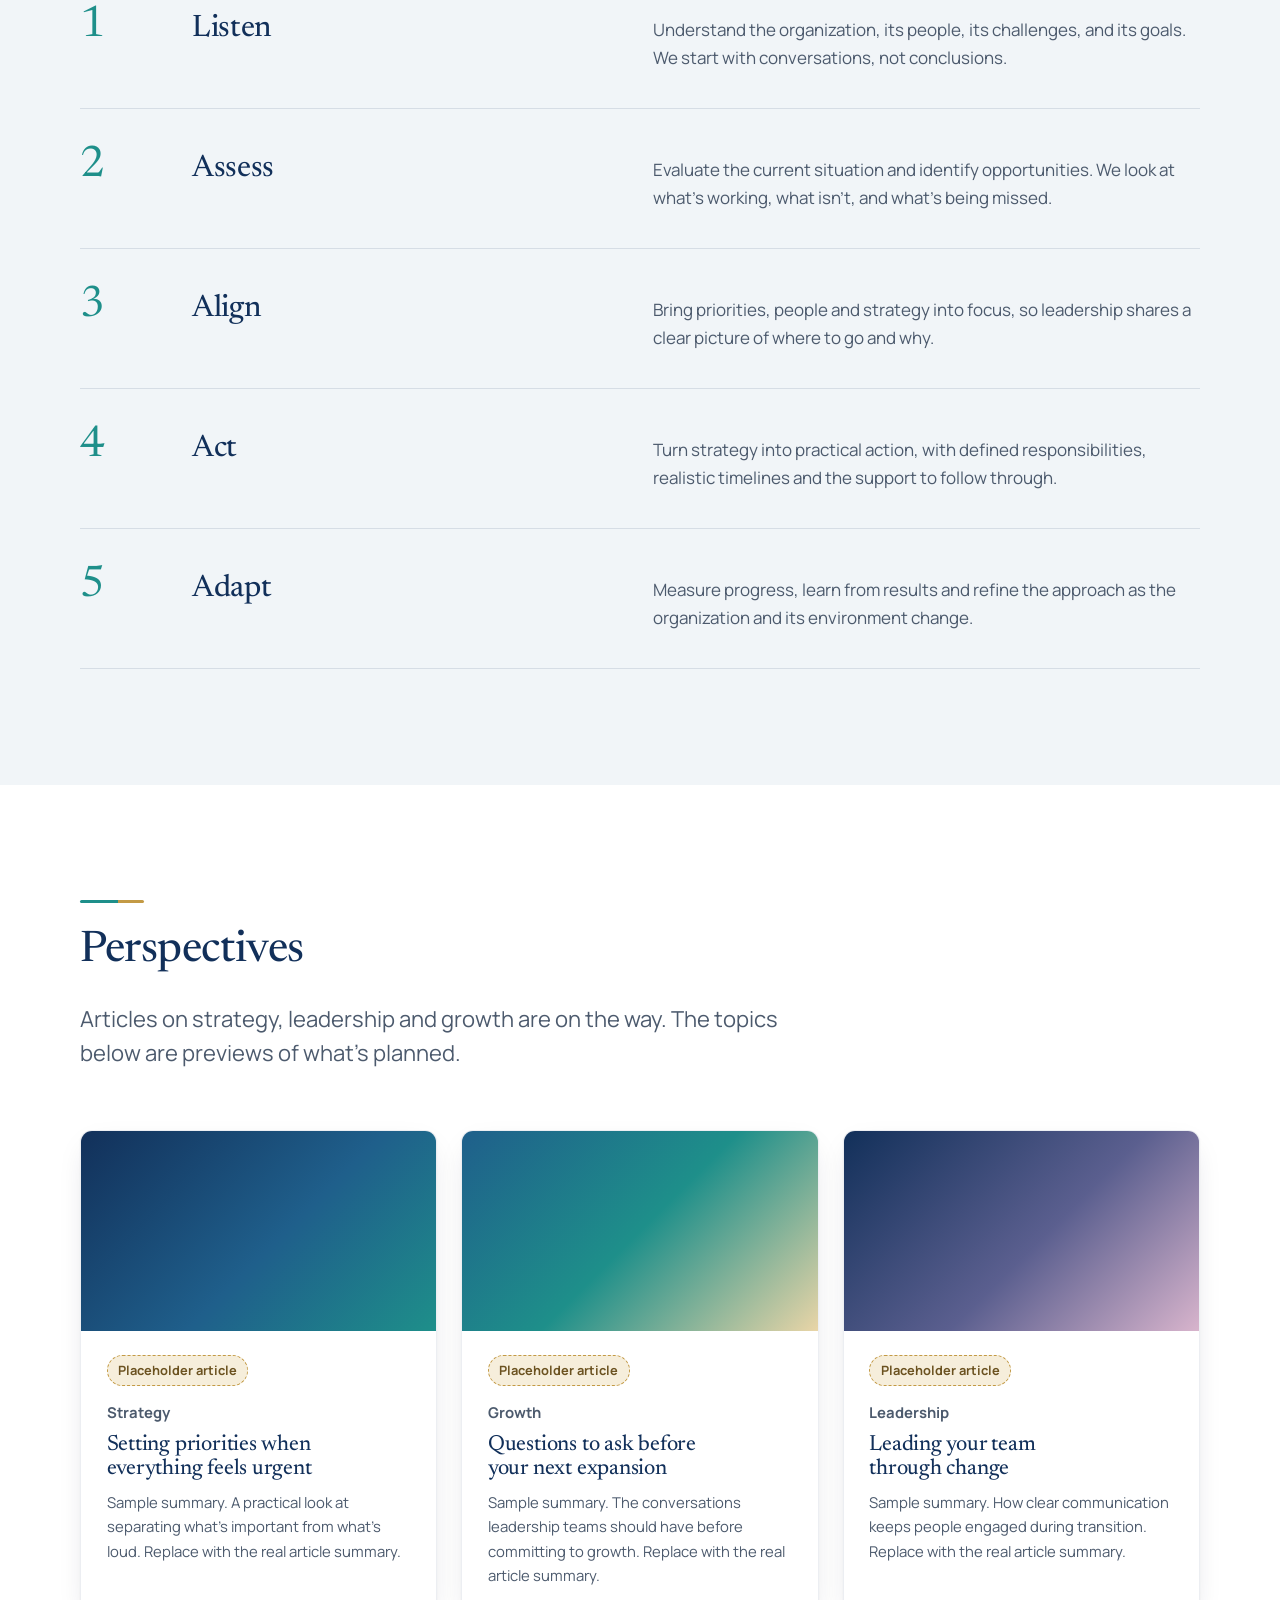
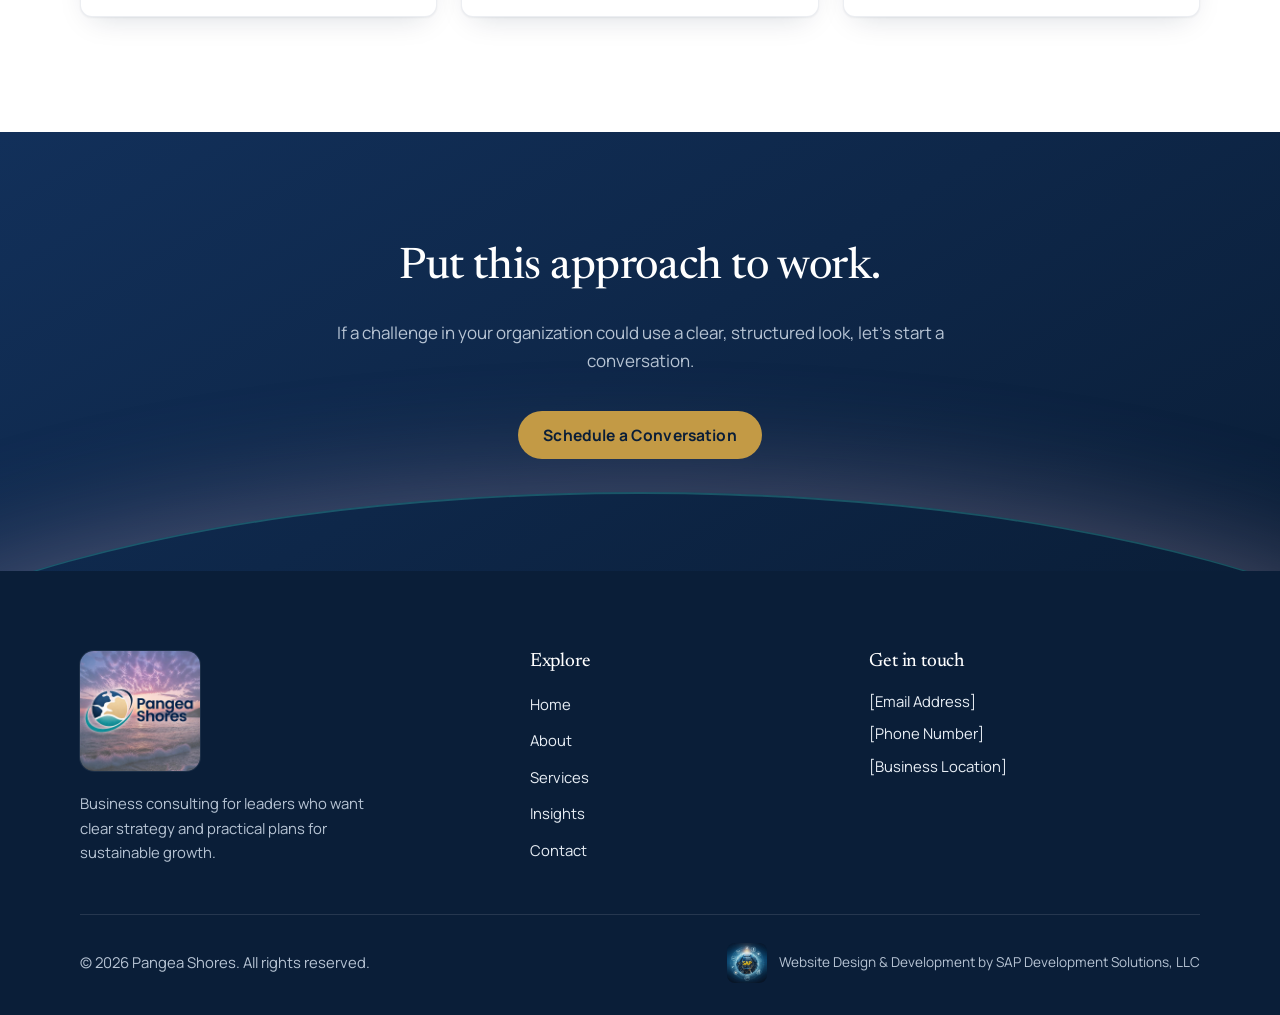
<file: insights.html>
<!DOCTYPE html>
<html lang="en">
<head>
  <meta charset="utf-8">
  <meta name="viewport" content="width=device-width, initial-scale=1">
  <title>Insights &amp; Approach | Pangea Shores | Business Consulting</title>
  <meta name="description" content="How Pangea Shores thinks about strategy, leadership and growth, and the Listen, Assess, Align, Act, Adapt consulting approach.">

  <!-- ================================================================
       DOMAIN: replace https://www.example.com/ with the real domain
       on every page (canonical, og:url, og:image, twitter:image).
       ================================================================ -->
  <link rel="canonical" href="https://www.example.com/insights.html">

  <!-- Open Graph -->
  <meta property="og:type" content="website">
  <meta property="og:site_name" content="Pangea Shores">
  <meta property="og:title" content="Insights &amp; Approach | Pangea Shores | Business Consulting">
  <meta property="og:description" content="How Pangea Shores thinks about strategy, leadership and growth, and the Listen, Assess, Align, Act, Adapt consulting approach.">
  <meta property="og:url" content="https://www.example.com/insights.html">
  <meta property="og:image" content="https://www.example.com/pangea-shores-logo.jpg">
  <meta property="og:image:alt" content="Pangea Shores logo">

  <!-- Twitter / X -->
  <meta name="twitter:card" content="summary_large_image">
  <meta name="twitter:title" content="Insights &amp; Approach | Pangea Shores | Business Consulting">
  <meta name="twitter:description" content="How Pangea Shores thinks about strategy, leadership and growth, and the Listen, Assess, Align, Act, Adapt consulting approach.">
  <meta name="twitter:image" content="https://www.example.com/pangea-shores-logo.jpg">

  <meta name="theme-color" content="#0a1e38">
  <link rel="icon" type="image/jpeg" href="pangea-shores-logo.jpg">

  <link rel="preconnect" href="https://fonts.googleapis.com">
  <link rel="preconnect" href="https://fonts.gstatic.com" crossorigin>
  <link href="https://fonts.googleapis.com/css2?family=Manrope:wght@400;500;600;700&family=Newsreader:opsz,wght@6..72,400;6..72,450;6..72,500&family=Poppins:wght@600&display=swap" rel="stylesheet">
  <link rel="stylesheet" href="style.css">
  <script>document.documentElement.classList.add("js");</script>
</head>
<body>
  <a class="skip-link" href="#main">Skip to main content</a>

  <header class="site-header">
    <div class="container header-inner">
      <a class="brand" href="index.html" aria-label="Pangea Shores, home">
        <img src="pangea-shores-logo.jpg" alt="" width="56" height="56">
        <span class="brand-name">Pangea Shores</span>
      </a>

      <button class="nav-toggle" type="button" aria-expanded="false" aria-controls="site-nav">
        <span class="sr-only">Open menu</span>
        <span class="bar" aria-hidden="true"></span>
        <span class="bar" aria-hidden="true"></span>
        <span class="bar" aria-hidden="true"></span>
      </button>

      <nav id="site-nav" class="site-nav" aria-label="Primary">
        <ul>
          <li><a href="index.html">Home</a></li>
          <li><a href="about.html">About</a></li>
          <li><a href="services.html">Services</a></li>
          <li><a href="insights.html" aria-current="page">Insights</a></li>
          <li><a href="contact.html" class="nav-cta">Contact</a></li>
        </ul>
      </nav>
    </div>
  </header>

  <main id="main">
    <section class="page-hero" aria-labelledby="page-title">
      <div class="container">
        <h1 id="page-title">Insights &amp; Approach</h1>
        <p class="lead">How we think about business challenges, and the steady process we use to turn them into progress.</p>
      </div>
    </section>

    <section class="section" aria-labelledby="themes-title">
      <div class="container">
        <div class="section-head reveal">
          <span class="shoreline" aria-hidden="true"></span>
          <h2 id="themes-title">How we think</h2>
          <p class="lead">The perspectives that shape our work with every organization.</p>
        </div>
        <ul class="themes reveal">
          <li>
            <h3>Strategy</h3>
            <p>Strategy is a set of choices, including what not to do. A good one is short enough to remember and specific enough to act on.</p>
          </li>
          <li>
            <h3>Leadership</h3>
            <p>Leaders set direction, but they also set the tone. Clear, consistent communication often matters as much as the plan itself.</p>
          </li>
          <li>
            <h3>Growth</h3>
            <p>Not all growth is good growth. The right opportunities build on existing strengths and fit what the organization can support.</p>
          </li>
          <li>
            <h3>Transformation</h3>
            <p>Change sticks when people understand why it's happening and can see their part in it. Pace and sequence matter.</p>
          </li>
          <li>
            <h3>Decision making</h3>
            <p>Complex decisions get easier when the options, trade-offs and unknowns are laid out plainly before anyone commits.</p>
          </li>
          <li>
            <h3>Sustainable business</h3>
            <p>Durable organizations balance ambition with resilience, investing in people, relationships and systems that last.</p>
          </li>
        </ul>
      </div>
    </section>

    <section class="section section-mist" aria-labelledby="process-title">
      <div class="container">
        <div class="section-head reveal">
          <span class="shoreline" aria-hidden="true"></span>
          <h2 id="process-title">Our consulting approach</h2>
          <p class="lead">Five stages, applied with flexibility. Some engagements move quickly through them; others return to earlier stages as new information comes to light.</p>
        </div>
        <ol class="approach-list">
          <li class="reveal">
            <span class="step-num" aria-hidden="true">1</span>
            <h3>Listen</h3>
            <p>Understand the organization, its people, its challenges, and its goals. We start with conversations, not conclusions.</p>
          </li>
          <li class="reveal">
            <span class="step-num" aria-hidden="true">2</span>
            <h3>Assess</h3>
            <p>Evaluate the current situation and identify opportunities. We look at what's working, what isn't, and what's being missed.</p>
          </li>
          <li class="reveal">
            <span class="step-num" aria-hidden="true">3</span>
            <h3>Align</h3>
            <p>Bring priorities, people and strategy into focus, so leadership shares a clear picture of where to go and why.</p>
          </li>
          <li class="reveal">
            <span class="step-num" aria-hidden="true">4</span>
            <h3>Act</h3>
            <p>Turn strategy into practical action, with defined responsibilities, realistic timelines and the support to follow through.</p>
          </li>
          <li class="reveal">
            <span class="step-num" aria-hidden="true">5</span>
            <h3>Adapt</h3>
            <p>Measure progress, learn from results and refine the approach as the organization and its environment change.</p>
          </li>
        </ol>
      </div>
    </section>

    <!-- ==============================================================
         EDIT: SAMPLE ARTICLES
         These three cards are placeholders, not real articles. When real
         articles exist: replace the title and summary, remove the
         "Placeholder article" tag, and wrap the title in a link, e.g.
         <h3><a href="articles/your-article.html">Title</a></h3>
         To use a photo, put an <img> inside the .article-media div.
         ============================================================== -->
    <section class="section" aria-labelledby="articles-title">
      <div class="container">
        <div class="section-head reveal">
          <span class="shoreline" aria-hidden="true"></span>
          <h2 id="articles-title">Perspectives</h2>
          <p class="lead">Articles on strategy, leadership and growth are on the way. The topics below are previews of what's planned.</p>
        </div>
        <div class="article-grid reveal">
          <article class="article-card">
            <div class="article-media" aria-hidden="true"></div>
            <div class="article-body">
              <span class="placeholder-tag">Placeholder article</span>
              <p class="article-topic">Strategy</p>
              <h3>Setting priorities when everything feels urgent</h3>
              <p>Sample summary. A practical look at separating what's important from what's loud. Replace with the real article summary.</p>
            </div>
          </article>
          <article class="article-card">
            <div class="article-media tone-sand" aria-hidden="true"></div>
            <div class="article-body">
              <span class="placeholder-tag">Placeholder article</span>
              <p class="article-topic">Growth</p>
              <h3>Questions to ask before your next expansion</h3>
              <p>Sample summary. The conversations leadership teams should have before committing to growth. Replace with the real article summary.</p>
            </div>
          </article>
          <article class="article-card">
            <div class="article-media tone-dusk" aria-hidden="true"></div>
            <div class="article-body">
              <span class="placeholder-tag">Placeholder article</span>
              <p class="article-topic">Leadership</p>
              <h3>Leading your team through change</h3>
              <p>Sample summary. How clear communication keeps people engaged during transition. Replace with the real article summary.</p>
            </div>
          </article>
        </div>
      </div>
    </section>

    <section class="cta-band" aria-labelledby="cta-title">
      <div class="container reveal">
        <h2 id="cta-title">Put this approach to work.</h2>
        <p>If a challenge in your organization could use a clear, structured look, let's start a conversation.</p>
        <div class="btn-row">
          <a class="btn btn-primary" href="contact.html">Schedule a Conversation</a>
        </div>
      </div>
    </section>
  </main>

  <footer class="site-footer">
    <div class="container">
      <div class="footer-grid">
        <div class="footer-brand">
          <img src="pangea-shores-logo.jpg" alt="Pangea Shores logo" width="120" height="120" loading="lazy">
          <!-- EDIT: one-sentence company description -->
          <p>Business consulting for leaders who want clear strategy and practical plans for sustainable growth.</p>
        </div>

        <nav aria-label="Footer">
          <h2 class="footer-heading">Explore</h2>
          <ul class="footer-links">
            <li><a href="index.html">Home</a></li>
            <li><a href="about.html">About</a></li>
            <li><a href="services.html">Services</a></li>
            <li><a href="insights.html">Insights</a></li>
            <li><a href="contact.html">Contact</a></li>
          </ul>
        </nav>

        <div>
          <h2 class="footer-heading">Get in touch</h2>
          <!-- EDIT: replace the three placeholders below with real contact details.
               Example email link: <a href="mailto:name@domain.com">name@domain.com</a>
               Example phone link: <a href="tel:+15555555555">(555) 555-5555</a> -->
          <address class="footer-contact">
            <p>[Email Address]</p>
            <p>[Phone Number]</p>
            <p>[Business Location]</p>
          </address>
        </div>
      </div>

      <div class="footer-bottom">
        <p>&copy; <span data-year>2026</span> Pangea Shores. All rights reserved.</p>
        <p class="dev-credit">
          <img src="sap-development-solutions-logo.jpg" alt="SAP Development Solutions, LLC logo" width="40" height="40">
          <span>Website Design &amp; Development by SAP Development Solutions, LLC</span>
        </p>
      </div>
    </div>
  </footer>

  <script src="script.js" defer></script>
</body>
</html>
</file>
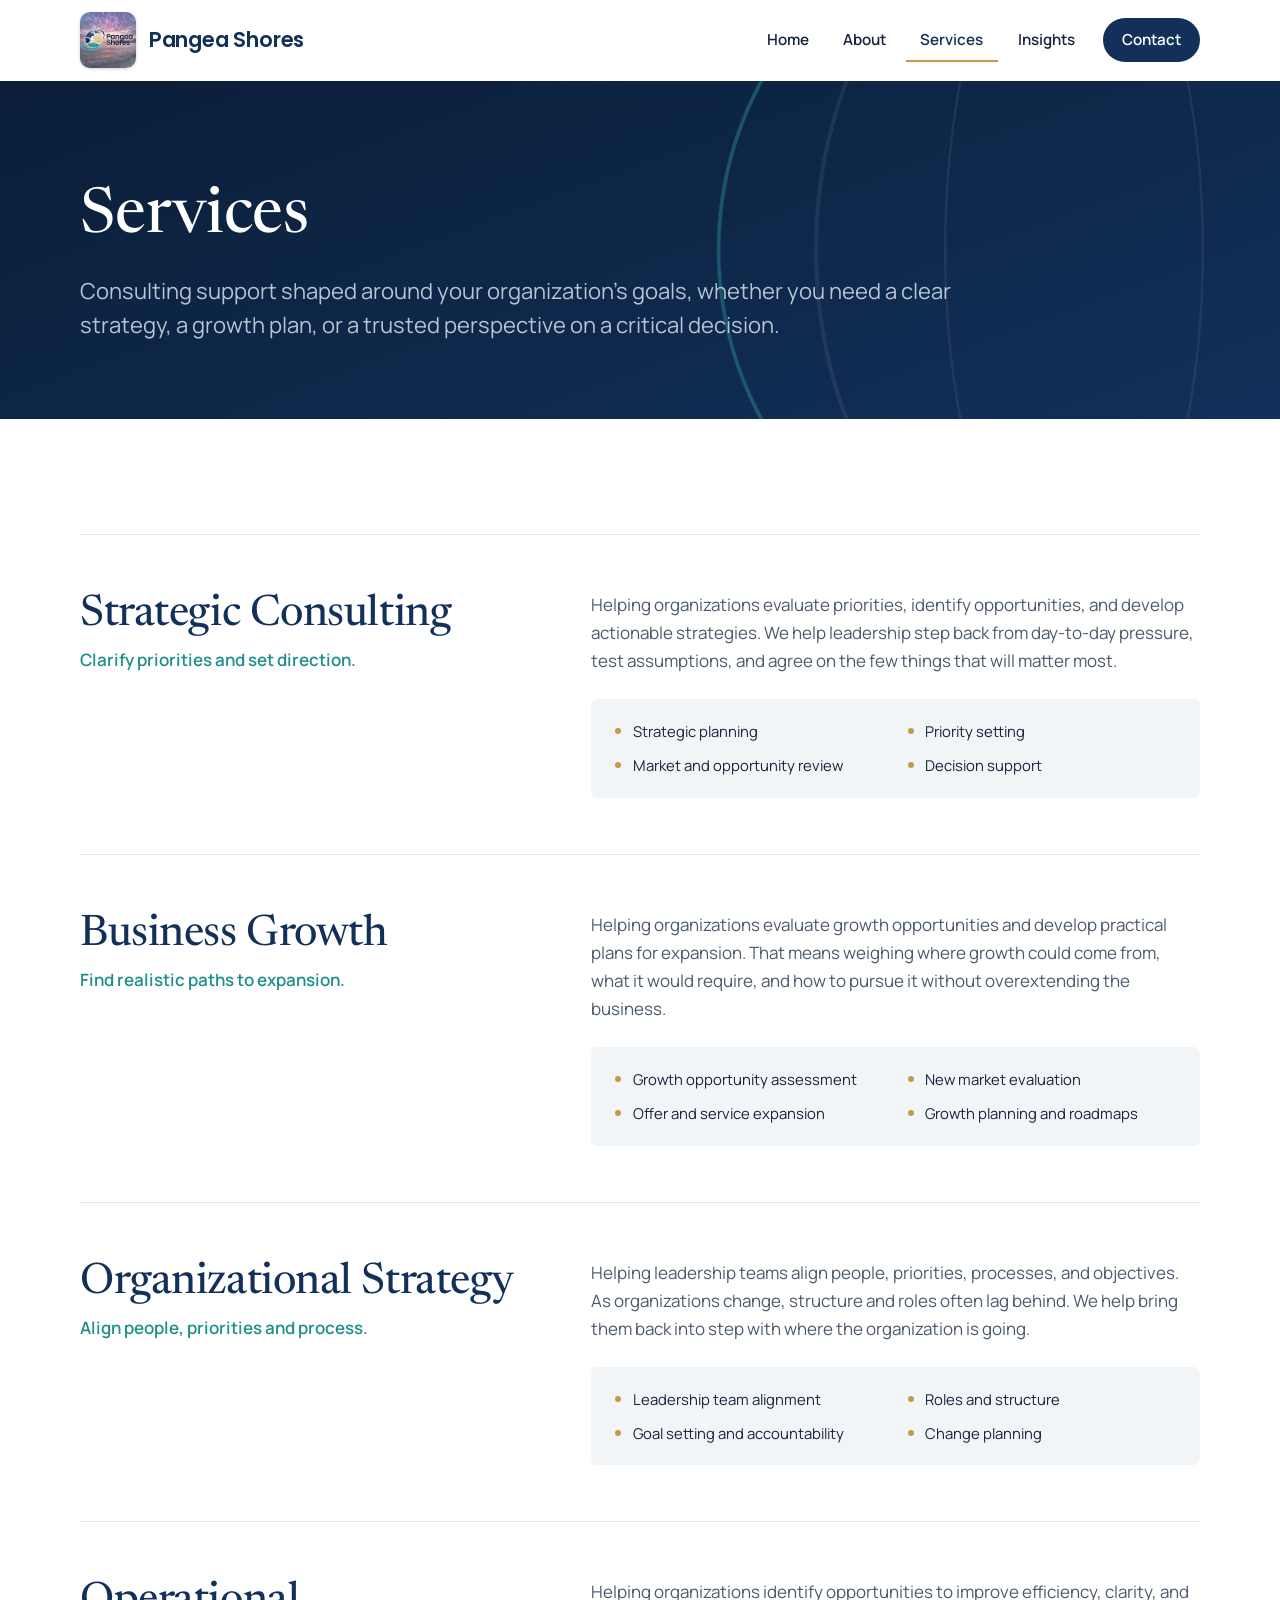
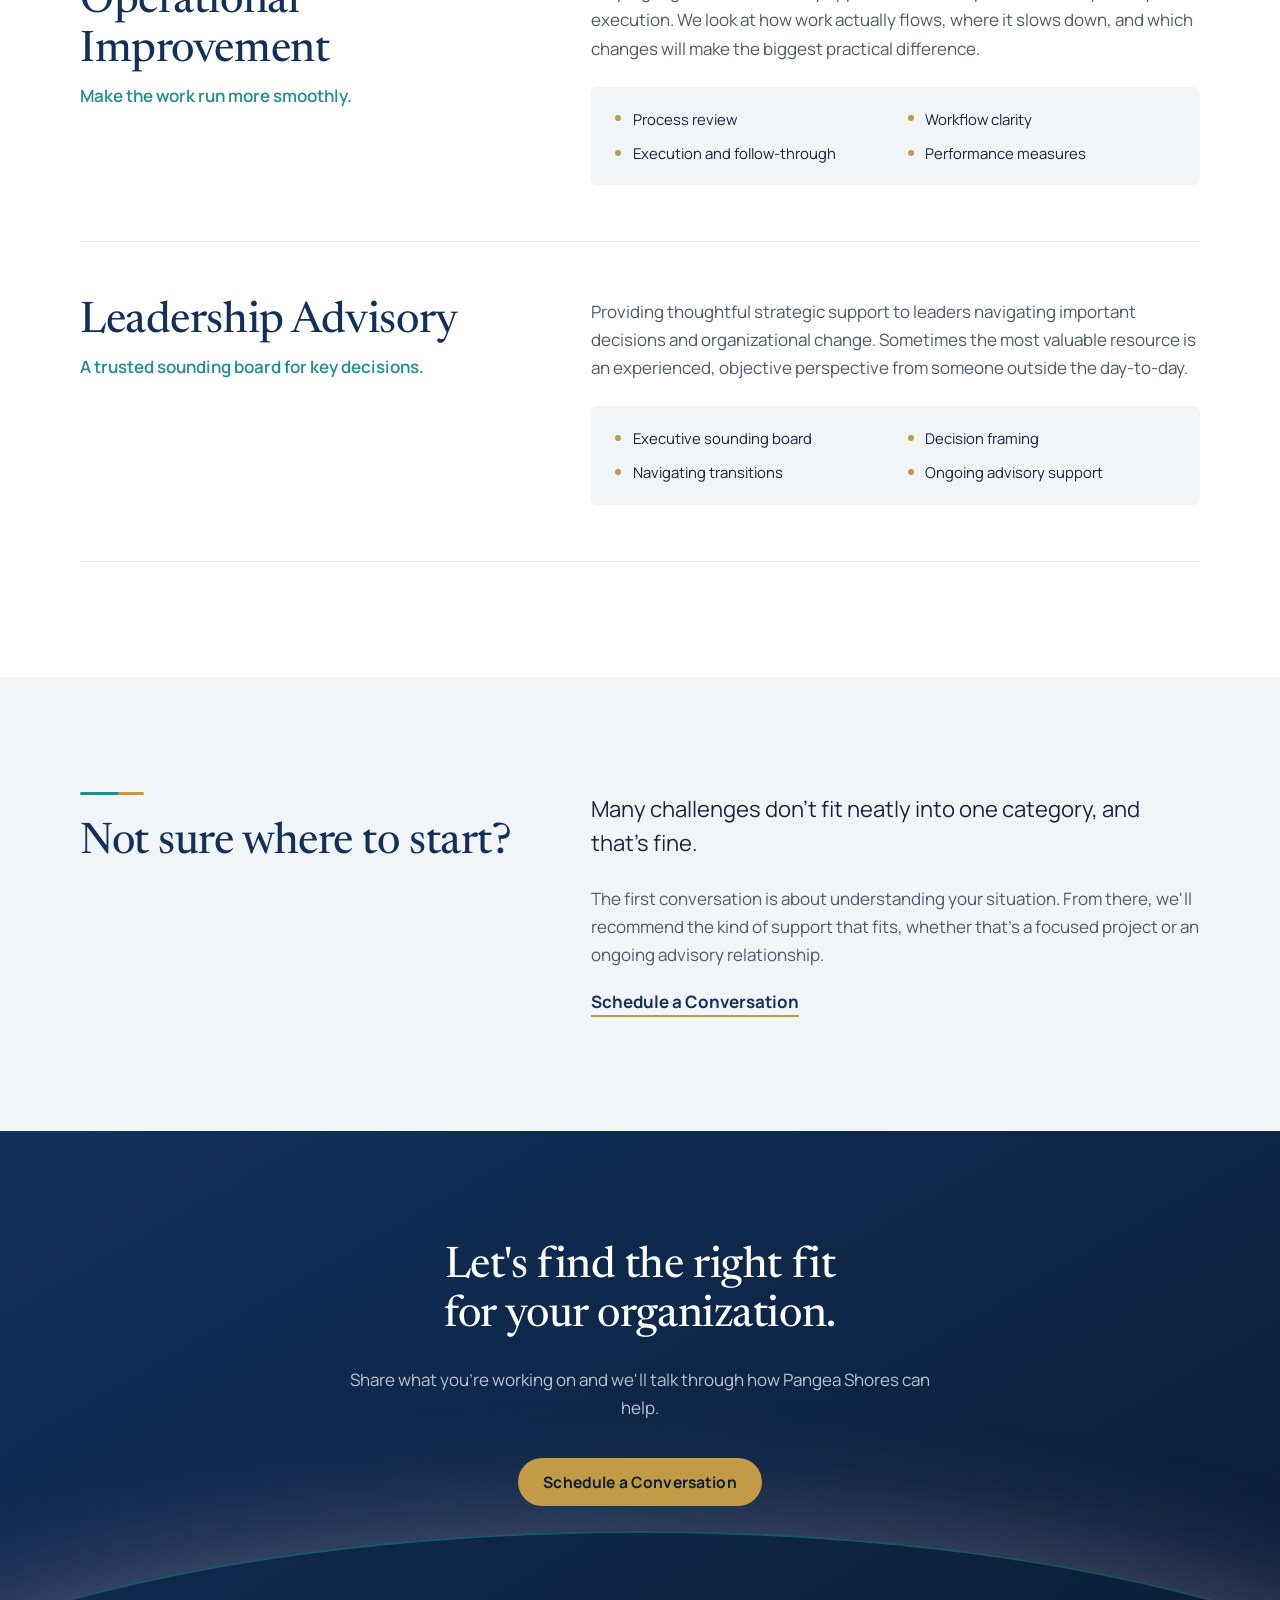
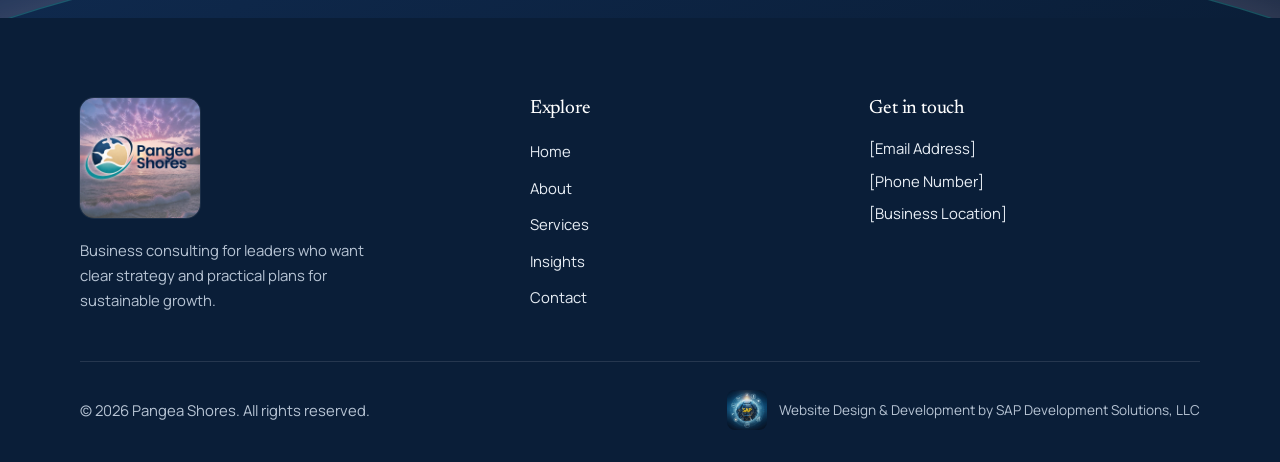
<file: services.html>
<!DOCTYPE html>
<html lang="en">
<head>
  <meta charset="utf-8">
  <meta name="viewport" content="width=device-width, initial-scale=1">
  <title>Services | Pangea Shores | Business Consulting</title>
  <meta name="description" content="Strategic consulting, business growth, organizational strategy, operational improvement and leadership advisory from Pangea Shores.">

  <!-- ================================================================
       DOMAIN: replace https://www.example.com/ with the real domain
       on every page (canonical, og:url, og:image, twitter:image).
       ================================================================ -->
  <link rel="canonical" href="https://www.example.com/services.html">

  <!-- Open Graph -->
  <meta property="og:type" content="website">
  <meta property="og:site_name" content="Pangea Shores">
  <meta property="og:title" content="Services | Pangea Shores | Business Consulting">
  <meta property="og:description" content="Strategic consulting, business growth, organizational strategy, operational improvement and leadership advisory from Pangea Shores.">
  <meta property="og:url" content="https://www.example.com/services.html">
  <meta property="og:image" content="https://www.example.com/pangea-shores-logo.jpg">
  <meta property="og:image:alt" content="Pangea Shores logo">

  <!-- Twitter / X -->
  <meta name="twitter:card" content="summary_large_image">
  <meta name="twitter:title" content="Services | Pangea Shores | Business Consulting">
  <meta name="twitter:description" content="Strategic consulting, business growth, organizational strategy, operational improvement and leadership advisory from Pangea Shores.">
  <meta name="twitter:image" content="https://www.example.com/pangea-shores-logo.jpg">

  <meta name="theme-color" content="#0a1e38">
  <link rel="icon" type="image/jpeg" href="pangea-shores-logo.jpg">

  <link rel="preconnect" href="https://fonts.googleapis.com">
  <link rel="preconnect" href="https://fonts.gstatic.com" crossorigin>
  <link href="https://fonts.googleapis.com/css2?family=Manrope:wght@400;500;600;700&family=Newsreader:opsz,wght@6..72,400;6..72,450;6..72,500&family=Poppins:wght@600&display=swap" rel="stylesheet">
  <link rel="stylesheet" href="style.css">
  <script>document.documentElement.classList.add("js");</script>
</head>
<body>
  <a class="skip-link" href="#main">Skip to main content</a>

  <header class="site-header">
    <div class="container header-inner">
      <a class="brand" href="index.html" aria-label="Pangea Shores, home">
        <img src="pangea-shores-logo.jpg" alt="" width="56" height="56">
        <span class="brand-name">Pangea Shores</span>
      </a>

      <button class="nav-toggle" type="button" aria-expanded="false" aria-controls="site-nav">
        <span class="sr-only">Open menu</span>
        <span class="bar" aria-hidden="true"></span>
        <span class="bar" aria-hidden="true"></span>
        <span class="bar" aria-hidden="true"></span>
      </button>

      <nav id="site-nav" class="site-nav" aria-label="Primary">
        <ul>
          <li><a href="index.html">Home</a></li>
          <li><a href="about.html">About</a></li>
          <li><a href="services.html" aria-current="page">Services</a></li>
          <li><a href="insights.html">Insights</a></li>
          <li><a href="contact.html" class="nav-cta">Contact</a></li>
        </ul>
      </nav>
    </div>
  </header>

  <main id="main">
    <section class="page-hero" aria-labelledby="page-title">
      <div class="container">
        <h1 id="page-title">Services</h1>
        <p class="lead">Consulting support shaped around your organization's goals, whether you need a clear strategy, a growth plan, or a trusted perspective on a critical decision.</p>
      </div>
    </section>

    <!-- ==============================================================
         EDIT: SERVICES
         These five services are proposed website copy, not a confirmed offering.
         Each service is one <li class="service"> block. To change one, edit its
         heading, summary line, description and focus areas. To remove one,
         delete its whole <li class="service"> ... </li> block. To add one,
         copy a block and give it a new id.
         ============================================================== -->
    <section class="section" aria-label="Service areas">
      <div class="container">
        <ul class="service-list">
          <li class="service reveal" id="strategic-consulting">
            <div>
              <h2>Strategic Consulting</h2>
              <p class="service-summary">Clarify priorities and set direction.</p>
            </div>
            <div class="service-body">
              <p>Helping organizations evaluate priorities, identify opportunities, and develop actionable strategies. We help leadership step back from day-to-day pressure, test assumptions, and agree on the few things that will matter most.</p>
              <ul class="service-focus" aria-label="Strategic Consulting focus areas">
              <li>Strategic planning</li>
              <li>Priority setting</li>
              <li>Market and opportunity review</li>
              <li>Decision support</li>
              </ul>
            </div>
          </li>
          <li class="service reveal" id="business-growth">
            <div>
              <h2>Business Growth</h2>
              <p class="service-summary">Find realistic paths to expansion.</p>
            </div>
            <div class="service-body">
              <p>Helping organizations evaluate growth opportunities and develop practical plans for expansion. That means weighing where growth could come from, what it would require, and how to pursue it without overextending the business.</p>
              <ul class="service-focus" aria-label="Business Growth focus areas">
              <li>Growth opportunity assessment</li>
              <li>New market evaluation</li>
              <li>Offer and service expansion</li>
              <li>Growth planning and roadmaps</li>
              </ul>
            </div>
          </li>
          <li class="service reveal" id="organizational-strategy">
            <div>
              <h2>Organizational Strategy</h2>
              <p class="service-summary">Align people, priorities and process.</p>
            </div>
            <div class="service-body">
              <p>Helping leadership teams align people, priorities, processes, and objectives. As organizations change, structure and roles often lag behind. We help bring them back into step with where the organization is going.</p>
              <ul class="service-focus" aria-label="Organizational Strategy focus areas">
              <li>Leadership team alignment</li>
              <li>Roles and structure</li>
              <li>Goal setting and accountability</li>
              <li>Change planning</li>
              </ul>
            </div>
          </li>
          <li class="service reveal" id="operational-improvement">
            <div>
              <h2>Operational Improvement</h2>
              <p class="service-summary">Make the work run more smoothly.</p>
            </div>
            <div class="service-body">
              <p>Helping organizations identify opportunities to improve efficiency, clarity, and execution. We look at how work actually flows, where it slows down, and which changes will make the biggest practical difference.</p>
              <ul class="service-focus" aria-label="Operational Improvement focus areas">
              <li>Process review</li>
              <li>Workflow clarity</li>
              <li>Execution and follow-through</li>
              <li>Performance measures</li>
              </ul>
            </div>
          </li>
          <li class="service reveal" id="leadership-advisory">
            <div>
              <h2>Leadership Advisory</h2>
              <p class="service-summary">A trusted sounding board for key decisions.</p>
            </div>
            <div class="service-body">
              <p>Providing thoughtful strategic support to leaders navigating important decisions and organizational change. Sometimes the most valuable resource is an experienced, objective perspective from someone outside the day-to-day.</p>
              <ul class="service-focus" aria-label="Leadership Advisory focus areas">
              <li>Executive sounding board</li>
              <li>Decision framing</li>
              <li>Navigating transitions</li>
              <li>Ongoing advisory support</li>
              </ul>
            </div>
          </li>
        </ul>
      </div>
    </section>

    <section class="section section-mist" aria-labelledby="start-title">
      <div class="container split reveal">
        <div>
          <span class="shoreline" aria-hidden="true"></span>
          <h2 id="start-title">Not sure where to start?</h2>
        </div>
        <div class="prose">
          <p>Many challenges don't fit neatly into one category, and that's fine.</p>
          <p>The first conversation is about understanding your situation. From there, we'll recommend the kind of support that fits, whether that's a focused project or an ongoing advisory relationship.</p>
          <p><a class="text-link" href="contact.html">Schedule a Conversation</a></p>
        </div>
      </div>
    </section>

    <section class="cta-band" aria-labelledby="cta-title">
      <div class="container reveal">
        <h2 id="cta-title">Let's find the right fit for your organization.</h2>
        <p>Share what you're working on and we'll talk through how Pangea Shores can help.</p>
        <div class="btn-row">
          <a class="btn btn-primary" href="contact.html">Schedule a Conversation</a>
        </div>
      </div>
    </section>
  </main>

  <footer class="site-footer">
    <div class="container">
      <div class="footer-grid">
        <div class="footer-brand">
          <img src="pangea-shores-logo.jpg" alt="Pangea Shores logo" width="120" height="120" loading="lazy">
          <!-- EDIT: one-sentence company description -->
          <p>Business consulting for leaders who want clear strategy and practical plans for sustainable growth.</p>
        </div>

        <nav aria-label="Footer">
          <h2 class="footer-heading">Explore</h2>
          <ul class="footer-links">
            <li><a href="index.html">Home</a></li>
            <li><a href="about.html">About</a></li>
            <li><a href="services.html">Services</a></li>
            <li><a href="insights.html">Insights</a></li>
            <li><a href="contact.html">Contact</a></li>
          </ul>
        </nav>

        <div>
          <h2 class="footer-heading">Get in touch</h2>
          <!-- EDIT: replace the three placeholders below with real contact details.
               Example email link: <a href="mailto:name@domain.com">name@domain.com</a>
               Example phone link: <a href="tel:+15555555555">(555) 555-5555</a> -->
          <address class="footer-contact">
            <p>[Email Address]</p>
            <p>[Phone Number]</p>
            <p>[Business Location]</p>
          </address>
        </div>
      </div>

      <div class="footer-bottom">
        <p>&copy; <span data-year>2026</span> Pangea Shores. All rights reserved.</p>
        <p class="dev-credit">
          <img src="sap-development-solutions-logo.jpg" alt="SAP Development Solutions, LLC logo" width="40" height="40">
          <span>Website Design &amp; Development by SAP Development Solutions, LLC</span>
        </p>
      </div>
    </div>
  </footer>

  <script src="script.js" defer></script>
</body>
</html>
</file>
<file: style.css>
/* ==========================================================================
   Pangea Shores | Business Consulting
   Main stylesheet
   --------------------------------------------------------------------------
   Colors are drawn from the Pangea Shores logo: navy globe, teal wave,
   sand continent, gold light and the dusk sky behind it.
   Change the brand palette in one place: the :root tokens below.
   ========================================================================== */

:root {
  /* Brand palette */
  --navy-deep: #0a1e38;
  --navy: #12305a;
  --ocean: #1f5f8b;
  --teal: #1e8f8a;
  --teal-bright: #34b3a8;
  --aqua: #d8eeeb;
  --sand: #e9d5a7;
  --sand-soft: #f6eedb;
  --gold: #c39a45;
  --dusk: #d8b4cc;
  --mist: #f1f5f8;
  --white: #ffffff;

  /* Text */
  --ink: #17243a;
  --muted: #4c5a6d;
  --on-dark: #e8eef5;
  --on-dark-muted: #b7c4d4;

  /* Type */
  --font-display: "Newsreader", "Iowan Old Style", "Palatino Linotype", Palatino, Georgia, serif;
  --font-body: "Manrope", "Segoe UI", "Helvetica Neue", Arial, sans-serif;
  --font-brand: "Poppins", "Manrope", "Segoe UI", Arial, sans-serif;

  /* Type scale (fluid) */
  --step--1: clamp(0.875rem, 0.85rem + 0.1vw, 0.9375rem);
  --step-0: clamp(1rem, 0.97rem + 0.15vw, 1.0625rem);
  --step-1: clamp(1.2rem, 1.12rem + 0.35vw, 1.375rem);
  --step-2: clamp(1.5rem, 1.33rem + 0.75vw, 1.95rem);
  --step-3: clamp(1.9rem, 1.6rem + 1.4vw, 2.75rem);
  --step-4: clamp(2.4rem, 1.85rem + 2.6vw, 4.1rem);

  /* Layout */
  --container: 1200px;
  --gutter: clamp(1.25rem, 4vw, 2.5rem);
  --section-space: clamp(4.5rem, 9vw, 8rem);
  --radius-sm: 6px;
  --radius: 12px;
  --shadow: 0 1px 2px rgba(10, 30, 56, 0.06), 0 10px 30px -12px rgba(10, 30, 56, 0.18);
  --shadow-lift: 0 2px 4px rgba(10, 30, 56, 0.06), 0 22px 44px -18px rgba(10, 30, 56, 0.3);
  --header-h: 80px;
  --ease: cubic-bezier(0.22, 0.61, 0.36, 1);
}

/* --------------------------------------------------------------------------
   Base
   -------------------------------------------------------------------------- */
*,
*::before,
*::after { box-sizing: border-box; }

html {
  -webkit-text-size-adjust: 100%;
  scroll-behavior: smooth;
  scroll-padding-top: calc(var(--header-h) + 1rem);
}

body {
  margin: 0;
  font-family: var(--font-body);
  font-size: var(--step-0);
  line-height: 1.65;
  color: var(--ink);
  background: var(--white);
  overflow-x: hidden;
  text-rendering: optimizeLegibility;
  -webkit-font-smoothing: antialiased;
}

img { max-width: 100%; height: auto; display: block; }

h1, h2, h3, h4 {
  font-family: var(--font-display);
  font-weight: 450;
  line-height: 1.12;
  letter-spacing: -0.01em;
  color: var(--navy);
  margin: 0 0 0.6em;
  text-wrap: balance;
}
h1 { font-size: var(--step-4); }
h2 { font-size: var(--step-3); }
h3 { font-size: var(--step-2); }
h4 { font-size: var(--step-1); }

p { margin: 0 0 1.1em; max-width: 68ch; }
p:last-child { margin-bottom: 0; }

a { color: var(--ocean); text-underline-offset: 0.2em; text-decoration-thickness: 1px; }
a:hover { color: var(--teal); }

ul { padding-left: 1.2em; }

:focus-visible {
  outline: 3px solid var(--teal-bright);
  outline-offset: 3px;
  border-radius: 4px;
}

.sr-only {
  position: absolute !important;
  width: 1px; height: 1px;
  padding: 0; margin: -1px;
  overflow: hidden; clip: rect(0 0 0 0);
  white-space: nowrap; border: 0;
}

.skip-link {
  position: absolute;
  left: 1rem; top: -100px;
  z-index: 200;
  background: var(--navy);
  color: var(--white);
  padding: 0.75rem 1.1rem;
  border-radius: var(--radius-sm);
  font-weight: 600;
  text-decoration: none;
}
.skip-link:focus { top: 1rem; color: var(--white); }

.container {
  width: 100%;
  max-width: var(--container);
  margin: 0 auto;
  padding: 0 var(--gutter);
}

.lead {
  font-size: var(--step-1);
  line-height: 1.55;
  color: var(--muted);
}

/* --------------------------------------------------------------------------
   Buttons
   -------------------------------------------------------------------------- */
.btn {
  display: inline-flex;
  align-items: center;
  justify-content: center;
  gap: 0.5rem;
  min-height: 48px;
  padding: 0.8rem 1.5rem;
  border-radius: 999px;
  border: 1.5px solid transparent;
  font-family: var(--font-body);
  font-size: 0.975rem;
  font-weight: 700;
  letter-spacing: 0.01em;
  line-height: 1.2;
  text-align: center;
  text-decoration: none;
  cursor: pointer;
  transition: background-color 0.25s var(--ease), color 0.25s var(--ease),
    border-color 0.25s var(--ease), transform 0.25s var(--ease);
}
.btn:hover { transform: translateY(-1px); }
.btn-primary { background: var(--gold); color: var(--navy-deep); }
.btn-primary:hover { background: #d4ad5a; color: var(--navy-deep); }
.btn-dark { background: var(--navy); color: var(--white); }
.btn-dark:hover { background: var(--ocean); color: var(--white); }
.btn-ghost { border-color: rgba(232, 238, 245, 0.55); color: var(--white); }
.btn-ghost:hover { border-color: var(--white); background: rgba(255, 255, 255, 0.08); color: var(--white); }
.btn-outline { border-color: var(--navy); color: var(--navy); }
.btn-outline:hover { background: var(--navy); color: var(--white); }

.btn-row { display: flex; flex-wrap: wrap; gap: 0.85rem; }

.text-link {
  font-weight: 700;
  color: var(--navy);
  text-decoration: none;
  border-bottom: 2px solid var(--gold);
  padding-bottom: 2px;
}
.text-link:hover { color: var(--teal); border-color: var(--teal); }

/* --------------------------------------------------------------------------
   Header & navigation
   -------------------------------------------------------------------------- */
.site-header {
  position: sticky;
  top: 0;
  z-index: 100;
  background: rgba(255, 255, 255, 0.94);
  -webkit-backdrop-filter: saturate(160%) blur(10px);
  backdrop-filter: saturate(160%) blur(10px);
  border-bottom: 1px solid transparent;
  transition: border-color 0.3s var(--ease), box-shadow 0.3s var(--ease);
}
.site-header.is-scrolled {
  border-bottom-color: rgba(18, 48, 90, 0.08);
  box-shadow: 0 6px 24px -18px rgba(10, 30, 56, 0.4);
}

.header-inner {
  display: flex;
  align-items: center;
  justify-content: space-between;
  gap: 1.5rem;
  min-height: var(--header-h);
}

.brand {
  display: inline-flex;
  align-items: center;
  gap: 0.8rem;
  text-decoration: none;
  flex-shrink: 0;
}
.brand img {
  width: 56px;
  height: 56px;
  border-radius: 10px;
  box-shadow: 0 1px 3px rgba(10, 30, 56, 0.2);
}
.brand-name {
  font-family: var(--font-brand);
  font-weight: 600;
  font-size: 1.3rem;
  line-height: 1;
  letter-spacing: -0.01em;
  color: var(--navy);
  white-space: nowrap;
}

.site-nav ul {
  display: flex;
  align-items: center;
  gap: 0.35rem;
  list-style: none;
  margin: 0;
  padding: 0;
}
.site-nav a {
  display: inline-flex;
  align-items: center;
  min-height: 44px;
  padding: 0.5rem 0.9rem;
  border-radius: 999px;
  font-weight: 600;
  font-size: 0.95rem;
  color: var(--ink);
  text-decoration: none;
  transition: color 0.2s var(--ease), background-color 0.2s var(--ease);
}
.site-nav a:hover { color: var(--teal); }
.site-nav a[aria-current="page"] {
  color: var(--navy);
  box-shadow: inset 0 -2px 0 var(--gold);
  border-radius: 0;
}
.site-nav .nav-cta {
  margin-left: 0.5rem;
  background: var(--navy);
  color: var(--white);
  padding: 0.5rem 1.2rem;
}
.site-nav .nav-cta:hover { background: var(--ocean); color: var(--white); }
.site-nav .nav-cta[aria-current="page"] { box-shadow: none; border-radius: 999px; background: var(--ocean); color: var(--white); }

.nav-toggle {
  display: none;
  width: 48px;
  height: 48px;
  border: 1.5px solid rgba(18, 48, 90, 0.2);
  border-radius: 10px;
  background: var(--white);
  cursor: pointer;
  position: relative;
}
.nav-toggle .bar {
  position: absolute;
  left: 13px;
  width: 20px;
  height: 2px;
  background: var(--navy);
  border-radius: 2px;
  transition: transform 0.3s var(--ease), opacity 0.2s var(--ease), top 0.3s var(--ease);
}
.nav-toggle .bar:nth-child(2) { top: 16px; }
.nav-toggle .bar:nth-child(3) { top: 22px; }
.nav-toggle .bar:nth-child(4) { top: 28px; }
.nav-toggle[aria-expanded="true"] .bar:nth-child(2) { top: 22px; transform: rotate(45deg); }
.nav-toggle[aria-expanded="true"] .bar:nth-child(3) { opacity: 0; }
.nav-toggle[aria-expanded="true"] .bar:nth-child(4) { top: 22px; transform: rotate(-45deg); }

@media (max-width: 960px) {
  .site-nav a { padding: 0.5rem 0.65rem; }
  .site-nav .nav-cta { margin-left: 0.25rem; }
}

/* Mobile nav. Without JavaScript the links simply wrap beneath the logo. */
@media (max-width: 860px) {
  .header-inner { flex-wrap: wrap; padding-top: 0.6rem; padding-bottom: 0.6rem; }
  .site-nav { width: 100%; }
  .site-nav ul { flex-wrap: wrap; }

  .js .header-inner { flex-wrap: nowrap; padding-top: 0; padding-bottom: 0; }
  .js .nav-toggle { display: inline-block; }
  .js .site-nav {
    position: absolute;
    top: 100%;
    left: 0;
    right: 0;
    width: auto;
    background: var(--white);
    border-bottom: 1px solid rgba(18, 48, 90, 0.1);
    box-shadow: 0 24px 40px -24px rgba(10, 30, 56, 0.45);
    padding: 0.75rem var(--gutter) 1.5rem;
    visibility: hidden;
    opacity: 0;
    transform: translateY(-8px);
    transition: opacity 0.25s var(--ease), transform 0.25s var(--ease), visibility 0s linear 0.25s;
  }
  .js .site-nav.is-open {
    visibility: visible;
    opacity: 1;
    transform: none;
    transition: opacity 0.25s var(--ease), transform 0.25s var(--ease), visibility 0s;
  }
  .js .site-nav ul { flex-direction: column; align-items: stretch; gap: 0; }
  .js .site-nav li + li { border-top: 1px solid var(--mist); }
  .js .site-nav a { width: 100%; padding: 0.9rem 0.25rem; font-size: 1.05rem; border-radius: 0; }
  .js .site-nav a[aria-current="page"] { box-shadow: inset 3px 0 0 var(--gold); padding-left: 0.9rem; }
  .js .site-nav .nav-cta {
    margin: 1rem 0 0;
    justify-content: center;
    border-radius: 999px;
    padding: 0.9rem 1rem;
  }
  .js .site-nav li:last-child { border-top: 0; }
  .js .site-nav .nav-cta[aria-current="page"] { box-shadow: none; padding-left: 1rem; }
}

@media (max-width: 400px) {
  .brand img { width: 48px; height: 48px; }
  .brand-name { font-size: 1.15rem; }
}

/* --------------------------------------------------------------------------
   Sections
   -------------------------------------------------------------------------- */
.section { padding: var(--section-space) 0; }
.section-mist { background: var(--mist); }
.section-sand { background: var(--sand-soft); }
.section-navy { background: var(--navy-deep); color: var(--on-dark); }
.section-navy h2,
.section-navy h3 { color: var(--white); }
.section-navy p { color: var(--on-dark-muted); }

.section-head { max-width: 760px; margin-bottom: clamp(2.5rem, 5vw, 3.75rem); }
.section-head.center { margin-left: auto; margin-right: auto; text-align: center; }
.section-head.center p { margin-left: auto; margin-right: auto; }

/* The shoreline: a short rule that marks a section's opening. */
.shoreline {
  display: block;
  width: 64px;
  height: 3px;
  margin-bottom: 1.5rem;
  border-radius: 3px;
  background: linear-gradient(90deg, var(--teal) 0 60%, var(--gold) 60% 100%);
}
.center .shoreline { margin-left: auto; margin-right: auto; }

.split {
  display: grid;
  grid-template-columns: minmax(0, 5fr) minmax(0, 7fr);
  gap: clamp(2rem, 6vw, 6rem);
  align-items: start;
}
.split-even { grid-template-columns: repeat(2, minmax(0, 1fr)); }
@media (max-width: 860px) {
  .split, .split-even { grid-template-columns: minmax(0, 1fr); }
}

/* --------------------------------------------------------------------------
   Home hero
   -------------------------------------------------------------------------- */
.hero {
  position: relative;
  overflow: hidden;
  background:
    radial-gradient(ellipse 60% 70% at 78% 45%, rgba(52, 179, 168, 0.18), transparent 70%),
    radial-gradient(ellipse 50% 50% at 90% 100%, rgba(216, 180, 204, 0.16), transparent 70%),
    linear-gradient(160deg, var(--navy-deep) 0%, var(--navy) 100%);
  color: var(--on-dark);
  padding: clamp(4rem, 9vw, 7.5rem) 0 clamp(3.5rem, 7vw, 5.5rem);
}
/* Faint latitude lines, drawn in CSS so there is no image to license. */
.hero::before {
  content: "";
  position: absolute;
  inset: 0;
  background-image: repeating-linear-gradient(
    180deg,
    rgba(255, 255, 255, 0.035) 0 1px,
    transparent 1px 64px
  );
  -webkit-mask-image: linear-gradient(90deg, transparent 0%, #000 55%, #000 100%);
  mask-image: linear-gradient(90deg, transparent 0%, #000 55%, #000 100%);
  pointer-events: none;
}

.hero-grid {
  position: relative;
  display: grid;
  grid-template-columns: minmax(0, 1.1fr) minmax(0, 0.9fr);
  gap: clamp(2.5rem, 6vw, 5.5rem);
  align-items: center;
}

.hero h1 {
  color: var(--white);
  font-size: clamp(2.6rem, 1.7rem + 3.6vw, 4.75rem);
  font-weight: 400;
  line-height: 1.04;
  letter-spacing: -0.02em;
  margin-bottom: 1.5rem;
}
.hero .lead { color: var(--on-dark-muted); max-width: 34em; margin-bottom: 2.25rem; }

.hero-pillars {
  display: grid;
  grid-template-columns: repeat(3, minmax(0, 1fr));
  gap: 1.25rem;
  margin: clamp(2.75rem, 5vw, 3.75rem) 0 0;
  padding: 1.5rem 0 0;
  list-style: none;
  border-top: 1px solid rgba(232, 238, 245, 0.18);
}
.hero-pillars li {
  font-family: var(--font-display);
  font-size: var(--step-1);
  line-height: 1.3;
  color: var(--white);
}
.hero-pillars li span {
  display: block;
  margin-top: 0.3rem;
  font-family: var(--font-body);
  font-size: var(--step--1);
  color: var(--on-dark-muted);
}

/* The logo, shown whole and unaltered, inside an orbit that echoes its swoosh. */
.hero-visual {
  position: relative;
  justify-self: center;
  width: min(100%, 470px);
  padding: 7%;
}
.hero-visual::before,
.hero-visual::after {
  content: "";
  position: absolute;
  inset: 0;
  border-radius: 50%;
  pointer-events: none;
}
.hero-visual::before {
  border: 2px solid transparent;
  border-top-color: var(--teal-bright);
  border-left-color: var(--teal-bright);
  transform: rotate(-20deg);
  opacity: 0.85;
}
.hero-visual::after {
  inset: -4%;
  border: 1px solid rgba(233, 213, 167, 0.35);
  border-bottom-color: transparent;
  border-right-color: transparent;
  transform: rotate(160deg);
}
.logo-frame {
  margin: 0;
  aspect-ratio: 1 / 1;
  border-radius: 20px;
  overflow: hidden;
  box-shadow: 0 30px 60px -25px rgba(0, 0, 0, 0.6), 0 0 0 1px rgba(255, 255, 255, 0.08);
  background: var(--navy);
}
.logo-frame img { width: 100%; height: 100%; object-fit: contain; }

/* One orchestrated page-load moment, only on the home hero. */
@media (prefers-reduced-motion: no-preference) {
  .js .hero-copy > * { animation: rise 0.9s var(--ease) both; }
  .js .hero-copy > *:nth-child(2) { animation-delay: 0.08s; }
  .js .hero-copy > *:nth-child(3) { animation-delay: 0.16s; }
  .js .hero-copy > *:nth-child(4) { animation-delay: 0.26s; }
  .js .hero-visual { animation: settle 1.2s var(--ease) 0.1s both; }
  .js .hero-visual::before { animation: orbit 1.6s var(--ease) 0.2s both; }
}
@keyframes rise { from { opacity: 0; transform: translateY(18px); } to { opacity: 1; transform: none; } }
@keyframes settle { from { opacity: 0; transform: scale(0.96); } to { opacity: 1; transform: none; } }
@keyframes orbit { from { transform: rotate(-120deg); opacity: 0; } to { transform: rotate(-20deg); opacity: 0.85; } }

@media (max-width: 860px) {
  .hero-grid { grid-template-columns: minmax(0, 1fr); }
  .hero-visual { width: min(80%, 360px); order: -1; }
}
@media (max-width: 520px) {
  .hero-pillars { grid-template-columns: minmax(0, 1fr); gap: 1rem; }
}

/* --------------------------------------------------------------------------
   Interior page hero
   -------------------------------------------------------------------------- */
.page-hero {
  position: relative;
  overflow: hidden;
  background: linear-gradient(160deg, var(--navy-deep) 0%, var(--navy) 100%);
  color: var(--on-dark);
  padding: clamp(4rem, 8vw, 6.5rem) 0 clamp(3.5rem, 6vw, 5rem);
}
/* Meridian arcs: a quiet nod to a globe, drawn in CSS. */
.page-hero::after {
  content: "";
  position: absolute;
  top: 50%;
  right: -12%;
  width: min(62vw, 720px);
  aspect-ratio: 1;
  transform: translateY(-50%);
  border-radius: 50%;
  background:
    radial-gradient(ellipse 18% 50% at 50% 50%, transparent 98%, rgba(255, 255, 255, 0.07) 99% 100%, transparent 100.5%),
    radial-gradient(ellipse 36% 50% at 50% 50%, transparent 98.5%, rgba(255, 255, 255, 0.07) 99% 100%, transparent 100.5%),
    radial-gradient(circle at 50% 50%, transparent 69.3%, rgba(52, 179, 168, 0.35) 69.6% 70%, transparent 70.3%);
  pointer-events: none;
}
.page-hero .container { position: relative; z-index: 1; }
.page-hero h1 { color: var(--white); max-width: 16ch; margin-bottom: 1.25rem; }
.page-hero .lead { color: var(--on-dark-muted); max-width: 40em; }

/* --------------------------------------------------------------------------
   Cards: capabilities (home)
   -------------------------------------------------------------------------- */
.capability-grid {
  display: grid;
  grid-template-columns: repeat(4, minmax(0, 1fr));
  gap: 1.5rem;
}
@media (max-width: 1100px) { .capability-grid { grid-template-columns: repeat(2, minmax(0, 1fr)); } }
@media (max-width: 600px) { .capability-grid { grid-template-columns: minmax(0, 1fr); } }

.capability {
  position: relative;
  display: flex;
  flex-direction: column;
  padding: 2rem 1.75rem 1.9rem;
  background: var(--white);
  border: 1px solid rgba(18, 48, 90, 0.08);
  border-radius: var(--radius);
  box-shadow: var(--shadow);
  transition: transform 0.35s var(--ease), box-shadow 0.35s var(--ease);
}
.capability::before {
  content: "";
  position: absolute;
  top: 0; left: 1.75rem; right: 1.75rem;
  height: 3px;
  background: var(--teal);
  border-radius: 0 0 3px 3px;
  transform: scaleX(0.3);
  transform-origin: left;
  transition: transform 0.45s var(--ease);
}
.capability:hover { transform: translateY(-4px); box-shadow: var(--shadow-lift); }
.capability:hover::before { transform: scaleX(1); }
.capability h3 { font-size: var(--step-1); margin-top: 0.5rem; }
.capability p { color: var(--muted); font-size: var(--step--1); line-height: 1.65; }

.section-foot { margin-top: 2.75rem; }

/* --------------------------------------------------------------------------
   Value propositions
   -------------------------------------------------------------------------- */
.values {
  display: grid;
  grid-template-columns: repeat(2, minmax(0, 1fr));
  gap: clamp(2rem, 4vw, 3rem) clamp(2rem, 5vw, 4.5rem);
  margin: 0;
  padding: 0;
  list-style: none;
}
.values li { padding-left: 1.5rem; border-left: 2px solid var(--gold); }
.values h3 { font-size: var(--step-1); margin-bottom: 0.4rem; }
.values p { color: var(--muted); }
@media (max-width: 700px) { .values { grid-template-columns: minmax(0, 1fr); } }

/* --------------------------------------------------------------------------
   Process: horizontal (home) and detailed (insights)
   -------------------------------------------------------------------------- */
.process {
  position: relative;
  display: grid;
  grid-template-columns: repeat(5, minmax(0, 1fr));
  gap: 1.5rem;
  margin: 0;
  padding: 0;
  list-style: none;
  counter-reset: step;
}
.process::before {
  content: "";
  position: absolute;
  top: 23px;
  left: 24px;
  right: calc((100% - 6rem) / 5 - 24px);
  height: 2px;
  background: linear-gradient(90deg, var(--teal), var(--ocean) 55%, var(--gold));
  opacity: 0.55;
}
.process li { position: relative; counter-increment: step; }
.process .step-num {
  position: relative;
  display: grid;
  place-items: center;
  width: 48px;
  height: 48px;
  margin-bottom: 1.25rem;
  border-radius: 50%;
  background: var(--white);
  border: 2px solid var(--teal);
  font-family: var(--font-display);
  font-size: 1.3rem;
  color: var(--navy);
}
.section-navy .process .step-num { background: var(--navy-deep); color: var(--white); border-color: var(--teal-bright); }
.process h3 { font-size: var(--step-1); margin-bottom: 0.4rem; }
.process p { font-size: var(--step--1); color: var(--muted); }
.section-navy .process p { color: var(--on-dark-muted); }

@media (max-width: 900px) {
  .process { grid-template-columns: minmax(0, 1fr); gap: 0; }
  .process::before { top: 24px; bottom: 24px; left: 23px; right: auto; width: 2px; height: auto;
    background: linear-gradient(180deg, var(--teal), var(--ocean) 55%, var(--gold)); }
  .process li { display: grid; grid-template-columns: 48px minmax(0, 1fr); column-gap: 1.25rem; padding-bottom: 2rem; }
  .process li:last-child { padding-bottom: 0; }
  .process .step-num { grid-row: span 2; margin-bottom: 0; }
  .process h3 { margin-top: 0.55rem; }
}

.approach-list { margin: 0; padding: 0; list-style: none; }
.approach-list li {
  display: grid;
  grid-template-columns: 72px minmax(0, 1fr) minmax(0, 1.3fr);
  gap: 1.5rem 2.5rem;
  align-items: baseline;
  padding: 2.25rem 0;
  border-top: 1px solid rgba(18, 48, 90, 0.12);
}
.approach-list li:last-child { border-bottom: 1px solid rgba(18, 48, 90, 0.12); }
.approach-list .step-num {
  font-family: var(--font-display);
  font-size: var(--step-3);
  line-height: 1;
  color: var(--teal);
}
.approach-list h3 { margin: 0; font-size: var(--step-2); }
.approach-list p { color: var(--muted); }
@media (max-width: 760px) {
  .approach-list li { grid-template-columns: 52px minmax(0, 1fr); gap: 0.5rem 1rem; }
  .approach-list p { grid-column: 2; }
}

/* --------------------------------------------------------------------------
   CTA band
   -------------------------------------------------------------------------- */
.cta-band {
  position: relative;
  overflow: hidden;
  background: linear-gradient(150deg, var(--navy) 0%, var(--navy-deep) 100%);
  color: var(--on-dark);
  text-align: center;
  padding: clamp(4.5rem, 9vw, 7rem) 0;
}
.cta-band::before {
  content: "";
  position: absolute;
  left: 50%;
  top: 82%;
  width: 140%;
  aspect-ratio: 3 / 1;
  transform: translateX(-50%);
  border-radius: 50%;
  border-top: 2px solid rgba(52, 179, 168, 0.35);
  box-shadow: 0 -40px 120px -40px rgba(216, 180, 204, 0.35);
  pointer-events: none;
}
.cta-band .container { position: relative; }
.cta-band h2 { color: var(--white); max-width: 20ch; margin-left: auto; margin-right: auto; }
.cta-band p { color: var(--on-dark-muted); margin: 0 auto 2.25rem; max-width: 36em; }
.cta-band .btn-row { justify-content: center; }

/* --------------------------------------------------------------------------
   About
   -------------------------------------------------------------------------- */
.prose p { color: var(--muted); }
.prose p:first-child { color: var(--ink); font-size: var(--step-1); line-height: 1.55; }

.leader {
  display: grid;
  grid-template-columns: minmax(0, 4fr) minmax(0, 7fr);
  gap: clamp(2rem, 6vw, 5rem);
  align-items: center;
}
@media (max-width: 800px) { .leader { grid-template-columns: minmax(0, 1fr); } }

/* Image placeholder: keeps a fixed aspect ratio until a real photo is added. */
.photo-placeholder {
  position: relative;
  aspect-ratio: 4 / 5;
  width: 100%;
  max-width: 420px;
  margin: 0;
  border-radius: var(--radius);
  overflow: hidden;
  background:
    radial-gradient(circle at 50% 38%, rgba(255, 255, 255, 0.55) 0 16%, transparent 16.5%),
    radial-gradient(ellipse 34% 26% at 50% 86%, rgba(255, 255, 255, 0.55) 0 99%, transparent 100%),
    linear-gradient(165deg, var(--aqua), var(--sand-soft));
  border: 1px dashed rgba(18, 48, 90, 0.3);
}
.photo-placeholder figcaption {
  position: absolute;
  left: 1rem; right: 1rem; bottom: 1rem;
  padding: 0.6rem 0.8rem;
  background: rgba(255, 255, 255, 0.9);
  border-radius: var(--radius-sm);
  font-size: var(--step--1);
  color: var(--muted);
  text-align: center;
}
.photo-placeholder img { width: 100%; height: 100%; object-fit: cover; }

.leader-role {
  font-weight: 600;
  color: var(--teal);
  margin-bottom: 1.5rem;
}

.beliefs {
  display: grid;
  grid-template-columns: repeat(3, minmax(0, 1fr));
  gap: 1.5rem;
  margin: 0;
  padding: 0;
  list-style: none;
}
.beliefs li {
  padding: 1.75rem;
  border-radius: var(--radius);
  background: rgba(255, 255, 255, 0.04);
  border: 1px solid rgba(232, 238, 245, 0.12);
}
.beliefs h3 { font-size: var(--step-1); margin-bottom: 0.5rem; }
@media (max-width: 900px) { .beliefs { grid-template-columns: minmax(0, 1fr); } }

/* --------------------------------------------------------------------------
   Services
   -------------------------------------------------------------------------- */
.service-list { margin: 0; padding: 0; list-style: none; }
.service {
  display: grid;
  grid-template-columns: minmax(0, 5fr) minmax(0, 7fr);
  gap: 1.5rem clamp(2rem, 6vw, 5rem);
  padding: clamp(2.5rem, 5vw, 3.5rem) 0;
  border-top: 1px solid rgba(18, 48, 90, 0.12);
}
.service:last-child { border-bottom: 1px solid rgba(18, 48, 90, 0.12); }
.service h2 { font-size: var(--step-3); margin-bottom: 0.4rem; }
.service-summary { color: var(--teal); font-weight: 600; margin: 0; }
.service-body > p { color: var(--muted); }
.service-focus {
  display: grid;
  grid-template-columns: repeat(2, minmax(0, 1fr));
  gap: 0.6rem 1.5rem;
  margin: 1.5rem 0 0;
  padding: 1.25rem 1.5rem;
  list-style: none;
  background: var(--mist);
  border-radius: var(--radius-sm);
}
.service-focus li { position: relative; padding-left: 1.1rem; font-size: var(--step--1); color: var(--ink); }
.service-focus li::before {
  content: "";
  position: absolute;
  left: 0; top: 0.6em;
  width: 6px; height: 6px;
  border-radius: 50%;
  background: var(--gold);
}
@media (max-width: 860px) { .service { grid-template-columns: minmax(0, 1fr); } }
@media (max-width: 520px) { .service-focus { grid-template-columns: minmax(0, 1fr); } }

/* --------------------------------------------------------------------------
   Insights
   -------------------------------------------------------------------------- */
.themes {
  display: grid;
  grid-template-columns: repeat(3, minmax(0, 1fr));
  gap: 0;
  margin: 0;
  padding: 0;
  list-style: none;
  border-top: 1px solid rgba(18, 48, 90, 0.12);
  border-left: 1px solid rgba(18, 48, 90, 0.12);
}
.themes li {
  padding: 2rem 1.75rem;
  border-right: 1px solid rgba(18, 48, 90, 0.12);
  border-bottom: 1px solid rgba(18, 48, 90, 0.12);
  background: var(--white);
  transition: background-color 0.3s var(--ease);
}
.themes li:hover { background: var(--mist); }
.themes h3 { font-size: var(--step-1); margin-bottom: 0.5rem; }
.themes p { color: var(--muted); font-size: var(--step--1); }
@media (max-width: 900px) { .themes { grid-template-columns: repeat(2, minmax(0, 1fr)); } }
@media (max-width: 560px) { .themes { grid-template-columns: minmax(0, 1fr); } }

.article-grid {
  display: grid;
  grid-template-columns: repeat(3, minmax(0, 1fr));
  gap: 1.5rem;
}
@media (max-width: 960px) { .article-grid { grid-template-columns: minmax(0, 1fr); max-width: 560px; } }

.article-card {
  display: flex;
  flex-direction: column;
  background: var(--white);
  border-radius: var(--radius);
  overflow: hidden;
  border: 1px solid rgba(18, 48, 90, 0.08);
  box-shadow: var(--shadow);
}
.article-media {
  aspect-ratio: 16 / 9;
  background: linear-gradient(135deg, var(--navy) 0%, var(--ocean) 55%, var(--teal) 100%);
  position: relative;
}
.article-media.tone-sand { background: linear-gradient(135deg, var(--ocean) 0%, var(--teal) 50%, var(--sand) 100%); }
.article-media.tone-dusk { background: linear-gradient(135deg, var(--navy) 0%, #5b5f8f 55%, var(--dusk) 100%); }
.article-media img { width: 100%; height: 100%; object-fit: cover; }
.article-body { padding: 1.5rem 1.6rem 1.75rem; display: flex; flex-direction: column; flex: 1; }
.article-body h3 { font-size: var(--step-1); margin-bottom: 0.5rem; }
.article-body p { color: var(--muted); font-size: var(--step--1); }
.article-topic { font-size: var(--step--1); font-weight: 700; color: var(--teal); margin-bottom: 0.5rem; }

.placeholder-tag {
  display: inline-block;
  align-self: flex-start;
  margin-bottom: 0.9rem;
  padding: 0.25rem 0.65rem;
  border-radius: 999px;
  border: 1px dashed var(--gold);
  background: var(--sand-soft);
  font-size: 0.8rem;
  font-weight: 700;
  color: #6b5220;
}

/* --------------------------------------------------------------------------
   Contact
   -------------------------------------------------------------------------- */
.contact-grid {
  display: grid;
  grid-template-columns: minmax(0, 7fr) minmax(0, 4fr);
  gap: clamp(2.5rem, 6vw, 5rem);
  align-items: start;
}
@media (max-width: 900px) { .contact-grid { grid-template-columns: minmax(0, 1fr); } }

.form-card {
  padding: clamp(1.5rem, 4vw, 2.75rem);
  background: var(--white);
  border-radius: var(--radius);
  border: 1px solid rgba(18, 48, 90, 0.08);
  box-shadow: var(--shadow-lift);
}
.form-card h2 { font-size: var(--step-2); }

.form-grid {
  display: grid;
  grid-template-columns: repeat(2, minmax(0, 1fr));
  gap: 1.25rem 1.25rem;
}
.form-grid .full { grid-column: 1 / -1; }
@media (max-width: 560px) { .form-grid { grid-template-columns: minmax(0, 1fr); } }

.field label {
  display: block;
  margin-bottom: 0.4rem;
  font-weight: 600;
  font-size: 0.95rem;
  color: var(--navy);
}
.field .req { color: #9a3b3b; }
.field .optional { font-weight: 500; color: var(--muted); font-size: 0.85rem; }
.field input,
.field select,
.field textarea {
  width: 100%;
  min-height: 50px;
  padding: 0.75rem 0.95rem;
  font: inherit;
  font-size: 1rem;
  color: var(--ink);
  background: var(--white);
  border: 1.5px solid #c9d3de;
  border-radius: var(--radius-sm);
  transition: border-color 0.2s var(--ease), box-shadow 0.2s var(--ease);
}
.field textarea { min-height: 160px; resize: vertical; }
.field input:hover,
.field select:hover,
.field textarea:hover { border-color: #9fb0c2; }
.field input:focus,
.field select:focus,
.field textarea:focus {
  outline: none;
  border-color: var(--teal);
  box-shadow: 0 0 0 3px rgba(30, 143, 138, 0.2);
}
.field.has-error input,
.field.has-error select,
.field.has-error textarea { border-color: #b3403f; }
.field-error {
  display: block;
  margin-top: 0.35rem;
  font-size: 0.875rem;
  font-weight: 600;
  color: #9a3b3b;
}
.field-error:empty { display: none; }

.form-actions { display: flex; flex-wrap: wrap; align-items: center; gap: 1rem 1.5rem; margin-top: 1.75rem; }
.form-note { font-size: 0.875rem; color: var(--muted); margin: 0; }

.form-status {
  margin-top: 1.25rem;
  padding: 1rem 1.15rem;
  border-radius: var(--radius-sm);
  font-size: 0.95rem;
}
.form-status:empty { display: none; }
.form-status.is-info { background: var(--sand-soft); border: 1px solid var(--sand); color: #5a4518; }
.form-status.is-error { background: #fbeeee; border: 1px solid #e5b9b9; color: #7d2c2c; }

.contact-details h2 { font-size: var(--step-2); }
.detail-list { margin: 0 0 2.5rem; padding: 0; list-style: none; }
.detail-list li { padding: 1rem 0; border-bottom: 1px solid rgba(18, 48, 90, 0.1); }
.detail-list li:first-child { border-top: 1px solid rgba(18, 48, 90, 0.1); }
.detail-label { display: block; font-size: var(--step--1); font-weight: 700; color: var(--teal); }
.detail-value { font-family: var(--font-display); font-size: var(--step-1); color: var(--navy); }

.next-steps { margin: 0; padding: 0; list-style: none; counter-reset: next; }
.next-steps li {
  position: relative;
  padding-left: 2.5rem;
  margin-bottom: 1.1rem;
  color: var(--muted);
  counter-increment: next;
}
.next-steps li::before {
  content: counter(next);
  position: absolute;
  left: 0; top: 0;
  width: 1.75rem; height: 1.75rem;
  display: grid; place-items: center;
  border-radius: 50%;
  background: var(--aqua);
  color: var(--navy);
  font-weight: 700;
  font-size: 0.85rem;
}
.next-steps strong { color: var(--ink); }

/* --------------------------------------------------------------------------
   Footer
   -------------------------------------------------------------------------- */
.site-footer {
  background: var(--navy-deep);
  color: var(--on-dark-muted);
  padding: clamp(3.5rem, 7vw, 5rem) 0 2rem;
  font-size: var(--step--1);
}
.footer-grid {
  display: grid;
  grid-template-columns: minmax(0, 1.4fr) minmax(0, 1fr) minmax(0, 1.2fr);
  gap: 2.5rem clamp(2rem, 5vw, 4rem);
  padding-bottom: 3rem;
  border-bottom: 1px solid rgba(232, 238, 245, 0.12);
}
@media (max-width: 860px) { .footer-grid { grid-template-columns: minmax(0, 1fr) minmax(0, 1fr); } .footer-brand { grid-column: 1 / -1; } }
@media (max-width: 520px) { .footer-grid { grid-template-columns: minmax(0, 1fr); } }

.footer-brand img {
  width: 120px;
  height: 120px;
  border-radius: 14px;
  margin-bottom: 1.25rem;
  box-shadow: 0 0 0 1px rgba(255, 255, 255, 0.08);
}
.footer-brand p { max-width: 34ch; color: var(--on-dark-muted); }
.footer-heading {
  font-family: var(--font-display);
  font-size: 1.2rem;
  color: var(--white);
  margin: 0 0 1rem;
}
.footer-links { margin: 0; padding: 0; list-style: none; }
.footer-links li + li { margin-top: 0.35rem; }
.footer-links a,
.footer-contact a { color: var(--on-dark); text-decoration: none; display: inline-block; padding: 0.2rem 0; }
.footer-links a:hover,
.footer-contact a:hover { color: var(--sand); text-decoration: underline; }
.footer-contact { font-style: normal; }
.footer-contact p { margin-bottom: 0.5rem; color: var(--on-dark); }

.footer-bottom {
  display: flex;
  flex-wrap: wrap;
  align-items: center;
  justify-content: space-between;
  gap: 1.25rem 2rem;
  padding-top: 1.75rem;
}
.footer-bottom p { margin: 0; }
.dev-credit {
  display: inline-flex;
  align-items: center;
  gap: 0.75rem;
  color: var(--on-dark-muted);
  font-size: 0.85rem;
}
.dev-credit img {
  width: 40px;
  height: 40px;
  border-radius: 8px;
  opacity: 0.9;
}

/* --------------------------------------------------------------------------
   Reveal on scroll (only when JavaScript is running and motion is welcome)
   -------------------------------------------------------------------------- */
@media (prefers-reduced-motion: no-preference) {
  .js .reveal { opacity: 0; transform: translateY(20px); transition: opacity 0.8s var(--ease), transform 0.8s var(--ease); }
  .js .reveal.is-visible { opacity: 1; transform: none; }
}

@media (prefers-reduced-motion: reduce) {
  html { scroll-behavior: auto; }
  *, *::before, *::after { animation-duration: 0.01ms !important; transition-duration: 0.01ms !important; }
}

/* --------------------------------------------------------------------------
   Print
   -------------------------------------------------------------------------- */
@media print {
  .site-header, .nav-toggle, .cta-band, .form-card { display: none; }
  .hero, .page-hero, .site-footer { background: none; color: #000; }
  .hero h1, .page-hero h1 { color: #000; }
}
</file>
